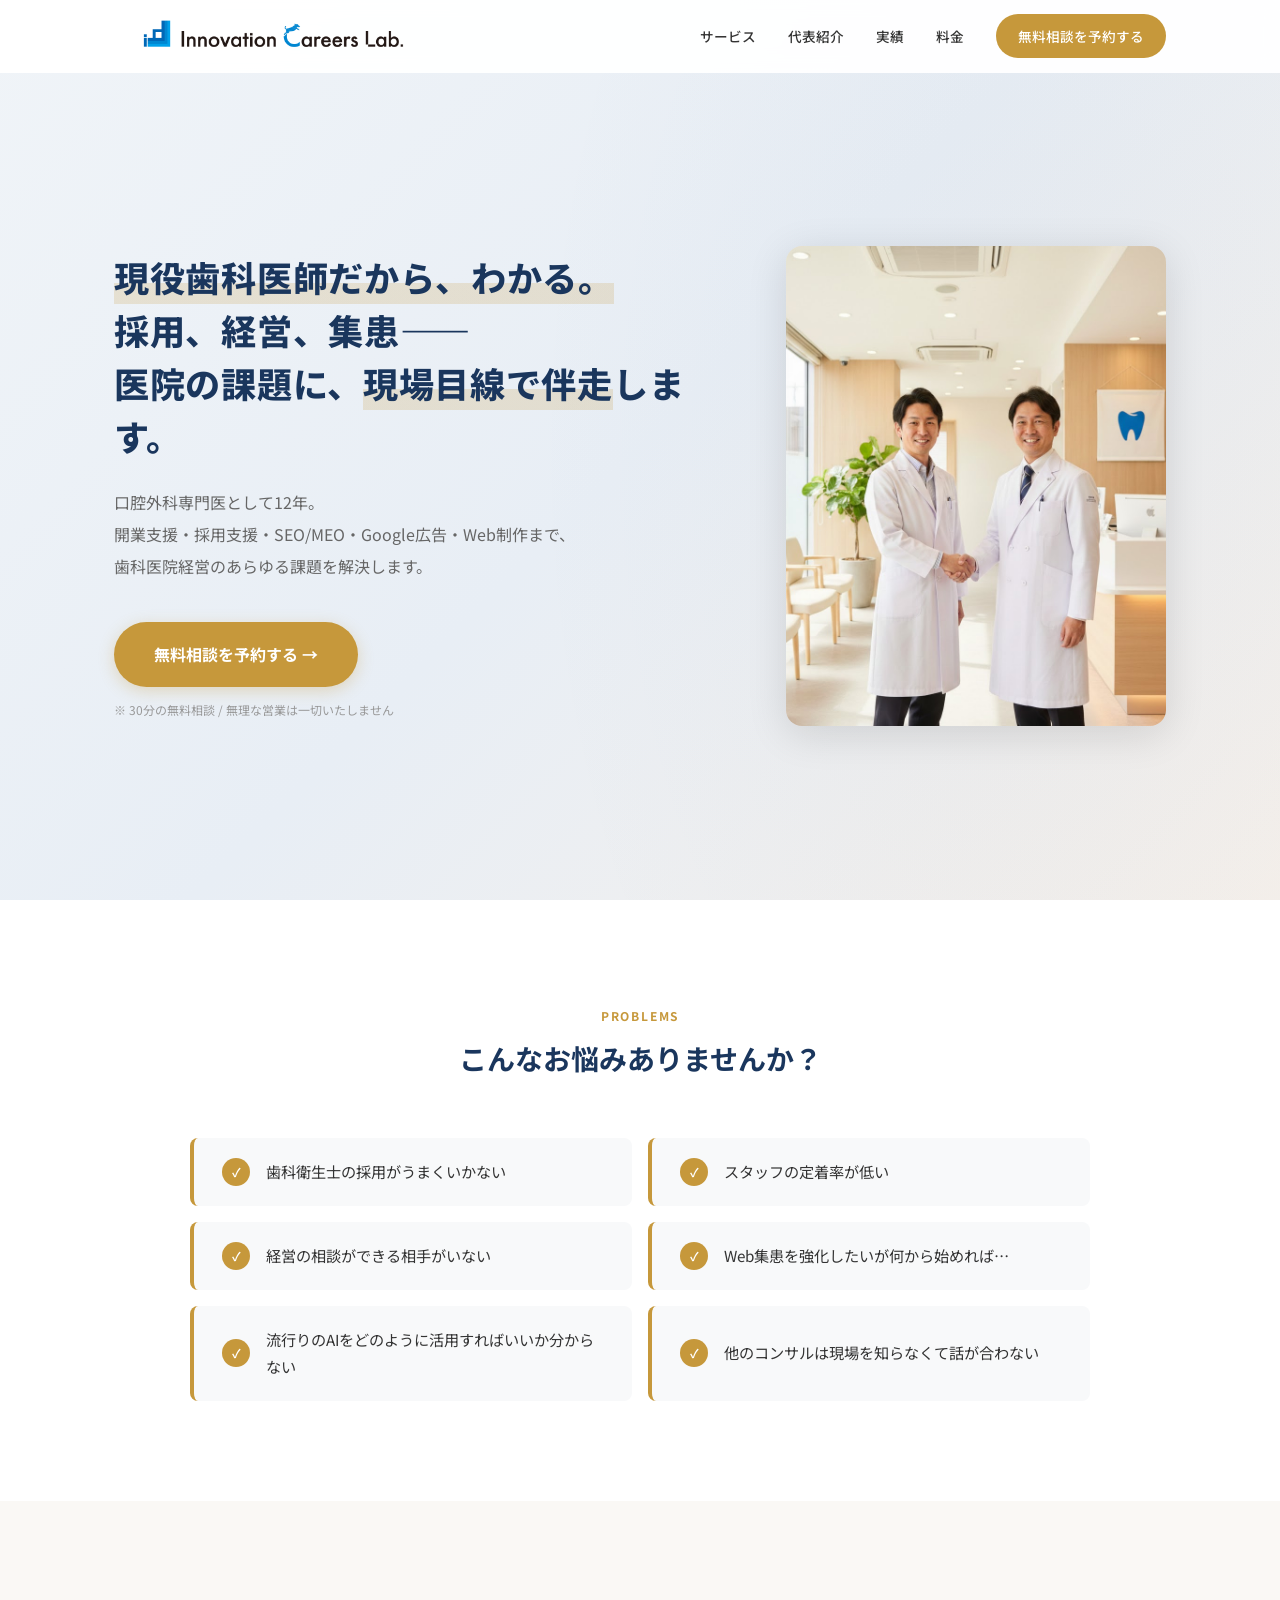
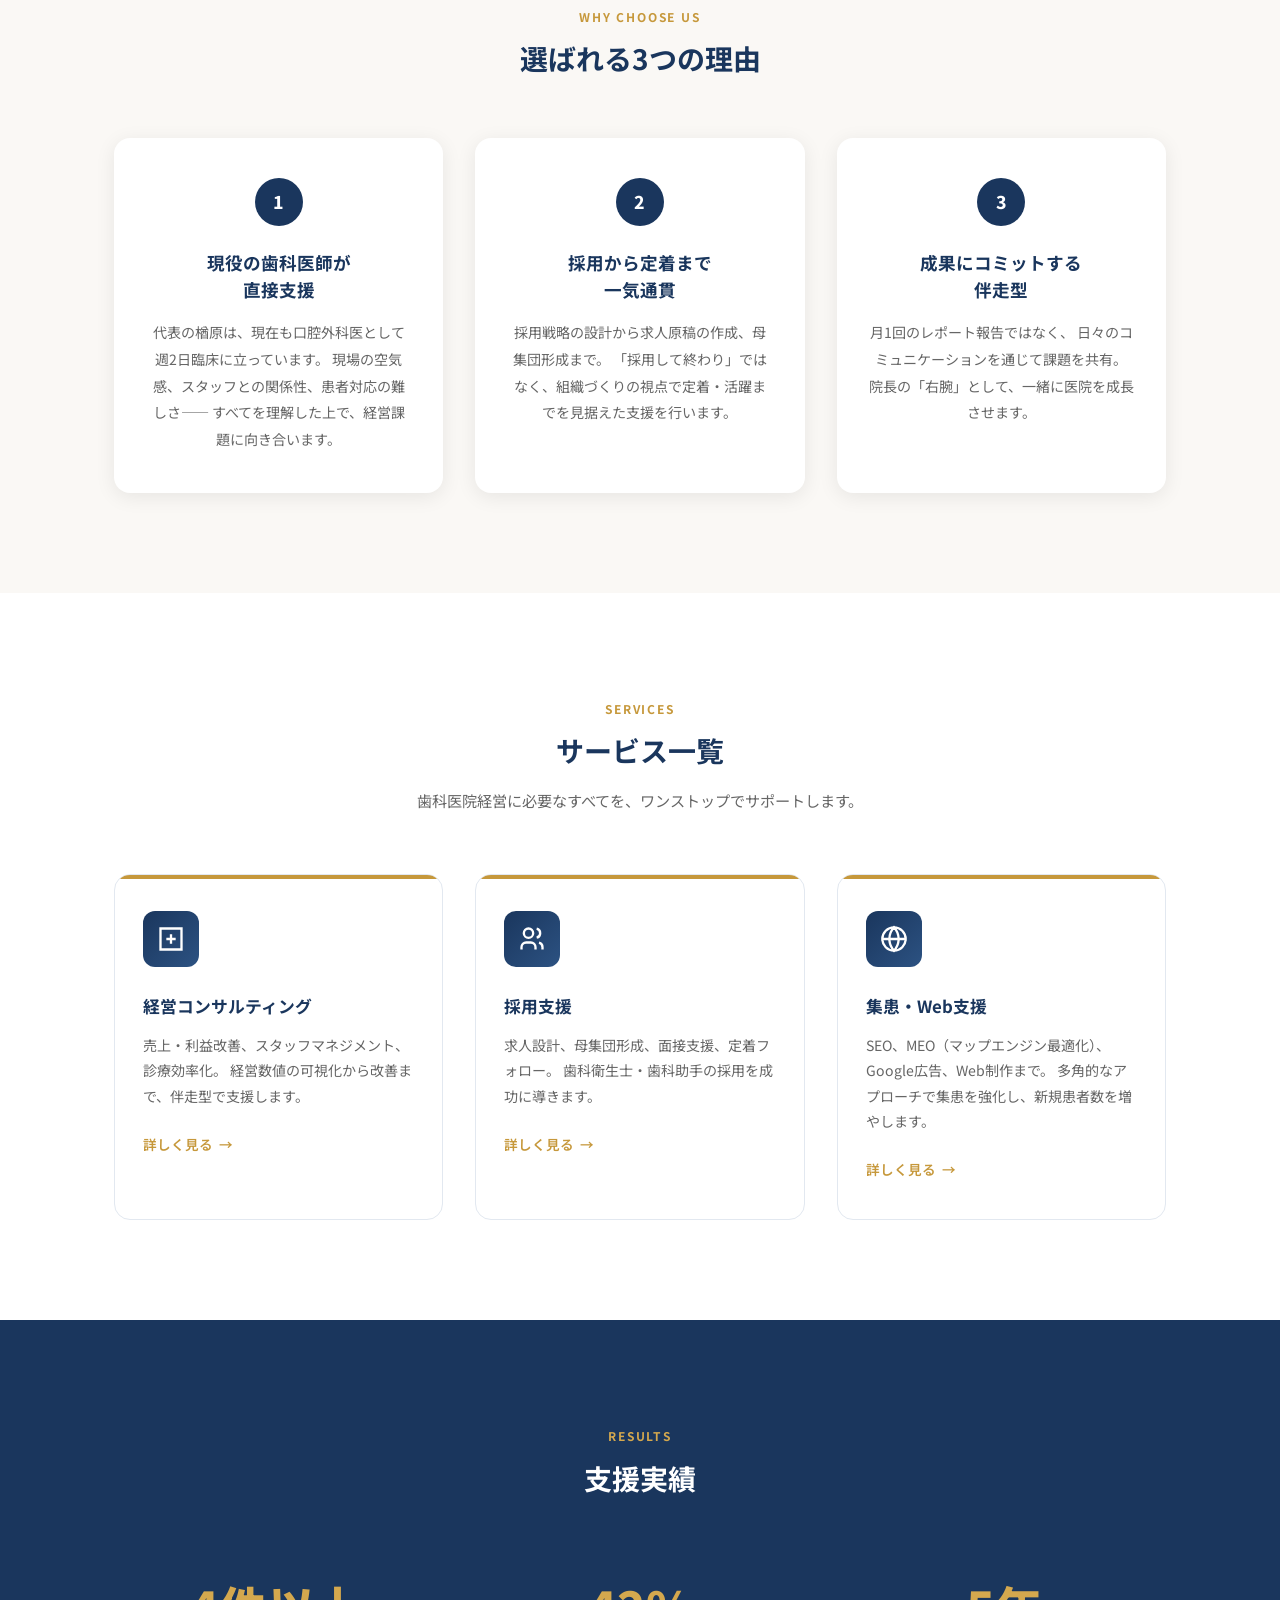
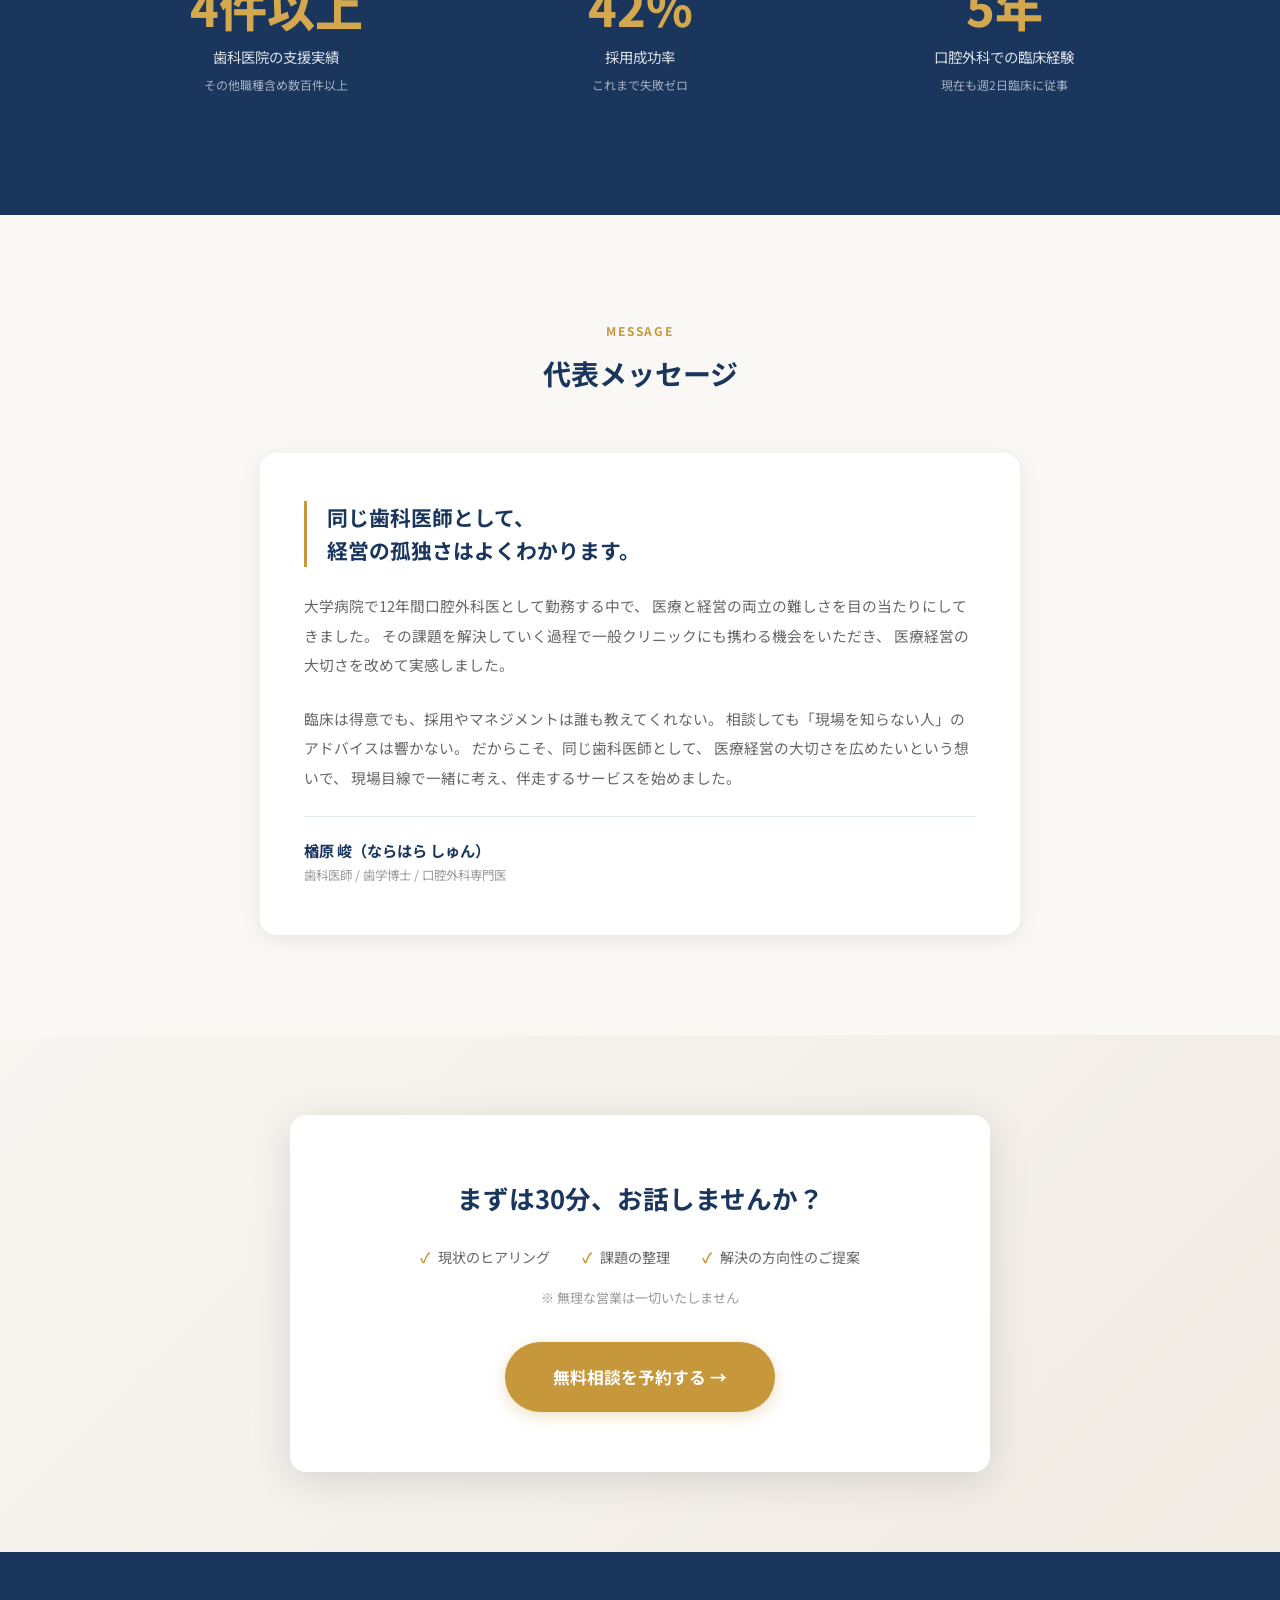
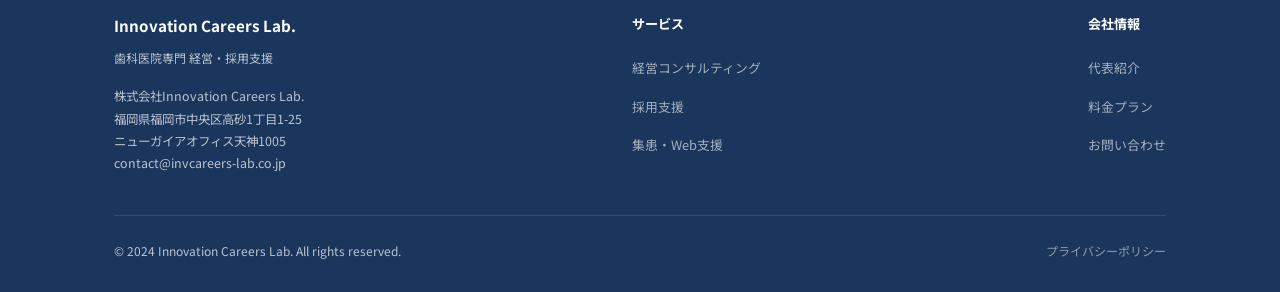
<file: website/index.html>
<!DOCTYPE html>
<html lang="ja">
<head>
  <meta charset="UTF-8">
  <meta name="viewport" content="width=device-width, initial-scale=1.0">
  <title>歯科医院専門の経営・採用コンサルティング | Innovation Careers Lab.</title>
  <meta name="description" content="現役歯科医師が、採用・経営・集患をトータル支援。歯科衛生士の採用、スタッフ定着、自費率向上など、歯科医院経営のあらゆる課題を解決します。">

  <!-- Google Fonts -->
  <link rel="preconnect" href="https://fonts.googleapis.com">
  <link rel="preconnect" href="https://fonts.gstatic.com" crossorigin>
  <link href="https://fonts.googleapis.com/css2?family=Noto+Sans+JP:wght@400;500;700;800&display=swap" rel="stylesheet">

  <!-- CSS -->
  <link rel="stylesheet" href="css/style.css">
</head>
<body>

  <!-- ==================== Header ==================== -->
  <header class="header">
    <div class="header-inner">
      <a href="index.html" class="header-logo">
        <img src="images/logo.png" alt="Innovation Careers Lab." class="header-logo-img">
      </a>
      <nav class="header-nav">
        <a href="#service">サービス</a>
        <a href="about.html">代表紹介</a>
        <a href="#results">実績</a>
        <a href="price.html">料金</a>
        <a href="#contact" class="header-cta">無料相談を予約する</a>
      </nav>
      <div class="hamburger">
        <span></span>
        <span></span>
        <span></span>
      </div>
    </div>
  </header>

  <!-- ==================== Hero ==================== -->
  <section class="hero">
    <div class="hero-inner">
      <div class="hero-content">
        <h1 class="hero-catch">
          <span>現役歯科医師だから、わかる。</span><br>
          採用、経営、集患&mdash;&mdash;<br>
          医院の課題に、<span>現場目線で伴走</span>します。
        </h1>
        <p class="hero-sub">
          口腔外科専門医として12年。<br>
          開業支援・採用支援・SEO/MEO・Google広告・Web制作まで、<br>
          歯科医院経営のあらゆる課題を解決します。
        </p>
        <a href="#contact" class="hero-cta">
          無料相談を予約する &rarr;
        </a>
        <span class="hero-cta-note">※ 30分の無料相談 / 無理な営業は一切いたしません</span>
      </div>
      <div class="hero-image">
        <div class="hero-image-wrapper">
          <img src="images/hero.jpg" alt="歯科医院の経営支援 - 現場目線で伴走します">
        </div>
      </div>
    </div>
  </section>

  <!-- ==================== Problems ==================== -->
  <section class="problems section" id="problems">
    <div class="container">
      <div class="section-header fade-in">
        <span class="section-label">Problems</span>
        <h2 class="section-title">こんなお悩みありませんか？</h2>
      </div>
      <div class="problems-list">
        <div class="problems-item fade-in">
          <span class="problems-item-icon">&#10003;</span>
          歯科衛生士の採用がうまくいかない
        </div>
        <div class="problems-item fade-in">
          <span class="problems-item-icon">&#10003;</span>
          スタッフの定着率が低い
        </div>
        <div class="problems-item fade-in">
          <span class="problems-item-icon">&#10003;</span>
          経営の相談ができる相手がいない
        </div>
        <div class="problems-item fade-in">
          <span class="problems-item-icon">&#10003;</span>
          Web集患を強化したいが何から始めれば&hellip;
        </div>
        <div class="problems-item fade-in">
          <span class="problems-item-icon">&#10003;</span>
          流行りのAIをどのように活用すればいいか分からない
        </div>
        <div class="problems-item fade-in">
          <span class="problems-item-icon">&#10003;</span>
          他のコンサルは現場を知らなくて話が合わない
        </div>
      </div>
    </div>
  </section>

  <!-- ==================== Reasons ==================== -->
  <section class="reasons section" id="reasons">
    <div class="container">
      <div class="section-header fade-in">
        <span class="section-label">Why Choose Us</span>
        <h2 class="section-title">選ばれる3つの理由</h2>
      </div>
      <div class="reasons-grid">
        <div class="reason-card fade-in">
          <div class="reason-number">1</div>
          <h3 class="reason-title">現役の歯科医師が<br>直接支援</h3>
          <p class="reason-text">
            代表の楢原は、現在も口腔外科医として週2日臨床に立っています。
            現場の空気感、スタッフとの関係性、患者対応の難しさ&mdash;&mdash;
            すべてを理解した上で、経営課題に向き合います。
          </p>
        </div>
        <div class="reason-card fade-in">
          <div class="reason-number">2</div>
          <h3 class="reason-title">採用から定着まで<br>一気通貫</h3>
          <p class="reason-text">
            採用戦略の設計から求人原稿の作成、母集団形成まで。
            「採用して終わり」ではなく、組織づくりの視点で定着・活躍までを見据えた支援を行います。
          </p>
        </div>
        <div class="reason-card fade-in">
          <div class="reason-number">3</div>
          <h3 class="reason-title">成果にコミットする<br>伴走型</h3>
          <p class="reason-text">
            月1回のレポート報告ではなく、
            日々のコミュニケーションを通じて課題を共有。
            院長の「右腕」として、一緒に医院を成長させます。
          </p>
        </div>
      </div>
    </div>
  </section>

  <!-- ==================== Services ==================== -->
  <section class="services section" id="service">
    <div class="container">
      <div class="section-header fade-in">
        <span class="section-label">Services</span>
        <h2 class="section-title">サービス一覧</h2>
        <p class="section-subtitle">歯科医院経営に必要なすべてを、ワンストップでサポートします。</p>
      </div>
      <div class="services-grid">
        <div class="service-card fade-in">
          <div class="service-icon">
            <svg width="28" height="28" viewBox="0 0 24 24" fill="none" stroke="#fff" stroke-width="2"><path d="M3 3h18v18H3z"/><path d="M12 8v8M8 12h8"/></svg>
          </div>
          <h3 class="service-name">経営コンサルティング</h3>
          <p class="service-desc">
            売上・利益改善、スタッフマネジメント、診療効率化。
            経営数値の可視化から改善まで、伴走型で支援します。
          </p>
          <a href="service-consulting.html" class="service-link">詳しく見る</a>
        </div>
        <div class="service-card fade-in">
          <div class="service-icon">
            <svg width="28" height="28" viewBox="0 0 24 24" fill="none" stroke="#fff" stroke-width="2"><circle cx="9" cy="7" r="4"/><path d="M3 21v-2a4 4 0 014-4h4a4 4 0 014 4v2"/><path d="M16 3.13a4 4 0 010 7.75M21 21v-2a4 4 0 00-3-3.87"/></svg>
          </div>
          <h3 class="service-name">採用支援</h3>
          <p class="service-desc">
            求人設計、母集団形成、面接支援、定着フォロー。
            歯科衛生士・歯科助手の採用を成功に導きます。
          </p>
          <a href="service-recruitment.html" class="service-link">詳しく見る</a>
        </div>
        <div class="service-card fade-in">
          <div class="service-icon">
            <svg width="28" height="28" viewBox="0 0 24 24" fill="none" stroke="#fff" stroke-width="2"><circle cx="12" cy="12" r="10"/><path d="M2 12h20M12 2a15.3 15.3 0 014 10 15.3 15.3 0 01-4 10 15.3 15.3 0 01-4-10A15.3 15.3 0 0112 2z"/></svg>
          </div>
          <h3 class="service-name">集患・Web支援</h3>
          <p class="service-desc">
            SEO、MEO（マップエンジン最適化）、Google広告、Web制作まで。
            多角的なアプローチで集患を強化し、新規患者数を増やします。
          </p>
          <a href="service-web.html" class="service-link">詳しく見る</a>
        </div>
      </div>
    </div>
  </section>

  <!-- ==================== Results ==================== -->
  <section class="results section" id="results">
    <div class="container">
      <div class="section-header fade-in">
        <span class="section-label">Results</span>
        <h2 class="section-title">支援実績</h2>
      </div>
      <div class="results-grid fade-in">
        <div class="result-item">
          <div class="result-number" data-count="10" data-suffix="件以上">0</div>
          <div class="result-label">歯科医院の支援実績</div>
          <div class="result-note">その他職種含め数百件以上</div>
        </div>
        <div class="result-item">
          <div class="result-number" data-count="100" data-suffix="%">0</div>
          <div class="result-label">採用成功率</div>
          <div class="result-note">これまで失敗ゼロ</div>
        </div>
        <div class="result-item">
          <div class="result-number" data-count="12" data-suffix="年">0</div>
          <div class="result-label">口腔外科での臨床経験</div>
          <div class="result-note">現在も週2日臨床に従事</div>
        </div>
      </div>
    </div>
  </section>

  <!-- ==================== Message ==================== -->
  <section class="message section" id="message">
    <div class="container">
      <div class="section-header fade-in">
        <span class="section-label">Message</span>
        <h2 class="section-title">代表メッセージ</h2>
      </div>
      <div class="message-inner fade-in">
        <div class="message-content">
          <p class="message-quote">
            同じ歯科医師として、<br>経営の孤独さはよくわかります。
          </p>
          <p class="message-text">
            大学病院で12年間口腔外科医として勤務する中で、
            医療と経営の両立の難しさを目の当たりにしてきました。
            その課題を解決していく過程で一般クリニックにも携わる機会をいただき、
            医療経営の大切さを改めて実感しました。
          </p>
          <p class="message-text">
            臨床は得意でも、採用やマネジメントは誰も教えてくれない。
            相談しても「現場を知らない人」のアドバイスは響かない。
            だからこそ、同じ歯科医師として、
            医療経営の大切さを広めたいという想いで、
            現場目線で一緒に考え、伴走するサービスを始めました。
          </p>
          <div class="message-profile">
            <div>
              <div class="message-profile-name">楢原 峻（ならはら しゅん）</div>
              <div class="message-profile-title">歯科医師 / 歯学博士 / 口腔外科専門医</div>
            </div>
          </div>
        </div>
      </div>
    </div>
  </section>

  <!-- ==================== CTA ==================== -->
  <section class="cta" id="contact">
    <div class="container">
      <div class="cta-box fade-in">
        <h2 class="cta-title">まずは30分、お話しませんか？</h2>
        <div class="cta-features">
          <span class="cta-feature">現状のヒアリング</span>
          <span class="cta-feature">課題の整理</span>
          <span class="cta-feature">解決の方向性のご提案</span>
        </div>
        <p class="cta-note">※ 無理な営業は一切いたしません</p>
        <a href="contact.html" class="cta-button">
          無料相談を予約する &rarr;
        </a>
      </div>
    </div>
  </section>

  <!-- ==================== Footer ==================== -->
  <footer class="footer">
    <div class="container">
      <div class="footer-inner">
        <div class="footer-brand">
          <div class="footer-brand-name">Innovation Careers Lab.</div>
          <div class="footer-brand-sub">歯科医院専門 経営・採用支援</div>
          <div class="footer-brand-info">
            株式会社Innovation Careers Lab.<br>
            福岡県福岡市中央区高砂1丁目1-25<br>
            ニューガイアオフィス天神1005<br>
            contact@invcareers-lab.co.jp
          </div>
        </div>
        <div class="footer-nav">
          <div class="footer-nav-title">サービス</div>
          <ul>
            <li><a href="service-consulting.html">経営コンサルティング</a></li>
            <li><a href="service-recruitment.html">採用支援</a></li>
            <li><a href="service-web.html">集患・Web支援</a></li>
          </ul>
        </div>
        <div class="footer-nav">
          <div class="footer-nav-title">会社情報</div>
          <ul>
            <li><a href="about.html">代表紹介</a></li>
            <li><a href="price.html">料金プラン</a></li>
            <li><a href="contact.html">お問い合わせ</a></li>
          </ul>
        </div>
      </div>
      <div class="footer-bottom">
        <span>&copy; 2024 Innovation Careers Lab. All rights reserved.</span>
        <a href="https://invcareers-lab.co.jp/privacy-policy/" target="_blank" rel="noopener">プライバシーポリシー</a>
      </div>
    </div>
  </footer>

  <!-- jQuery -->
  <script src="https://code.jquery.com/jquery-3.7.1.min.js"></script>
  <script src="js/main.js"></script>
</body>
</html>
</file>
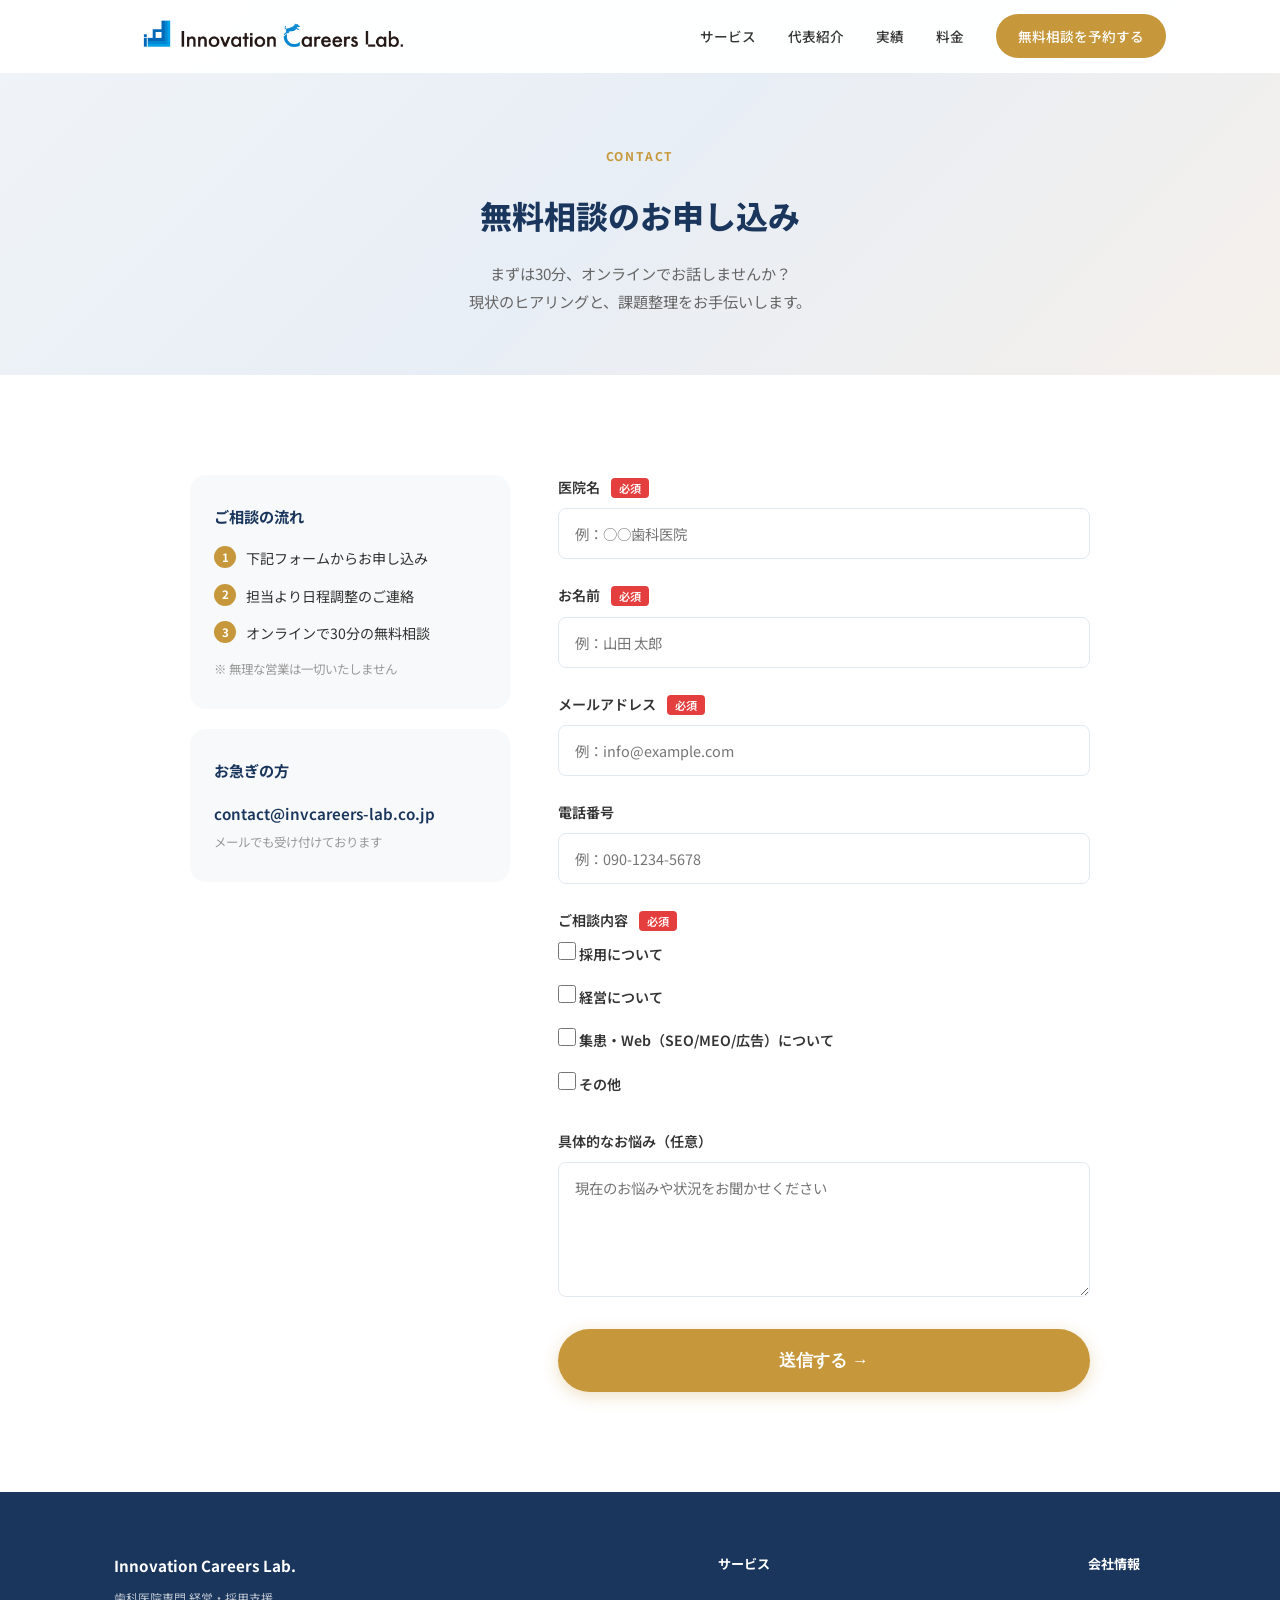
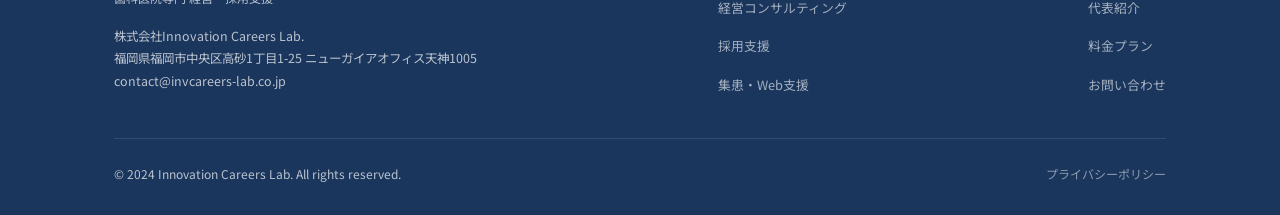
<file: website/contact.html>
<!DOCTYPE html>
<html lang="ja">
<head>
  <meta charset="UTF-8">
  <meta name="viewport" content="width=device-width, initial-scale=1.0">
  <title>無料相談のお申し込み | Innovation Careers Lab.</title>
  <meta name="description" content="歯科医院の経営・採用・集患に関する無料相談のお申し込みページ。まずは30分、お話しませんか？">
  <link rel="preconnect" href="https://fonts.googleapis.com">
  <link rel="preconnect" href="https://fonts.gstatic.com" crossorigin>
  <link href="https://fonts.googleapis.com/css2?family=Noto+Sans+JP:wght@400;500;700;800&display=swap" rel="stylesheet">
  <link rel="stylesheet" href="css/style.css">
  <link rel="stylesheet" href="css/pages.css">
</head>
<body>

  <header class="header">
    <div class="header-inner">
      <a href="index.html" class="header-logo">
        <img src="images/logo.png" alt="Innovation Careers Lab." class="header-logo-img">
      </a>
      <nav class="header-nav">
        <a href="index.html#service">サービス</a>
        <a href="about.html">代表紹介</a>
        <a href="index.html#results">実績</a>
        <a href="price.html">料金</a>
        <a href="contact.html" class="header-cta">無料相談を予約する</a>
      </nav>
      <div class="hamburger"><span></span><span></span><span></span></div>
    </div>
  </header>

  <section class="page-hero">
    <div class="container">
      <span class="section-label">Contact</span>
      <h1 class="page-hero-title">無料相談のお申し込み</h1>
      <p class="page-hero-sub">まずは30分、オンラインでお話しませんか？<br>現状のヒアリングと、課題整理をお手伝いします。</p>
    </div>
  </section>

  <section class="section">
    <div class="container">
      <div class="contact-wrapper fade-in">
        <div class="contact-info">
          <div class="contact-info-card">
            <h3>ご相談の流れ</h3>
            <ol class="contact-flow">
              <li>下記フォームからお申し込み</li>
              <li>担当より日程調整のご連絡</li>
              <li>オンラインで30分の無料相談</li>
            </ol>
            <p class="contact-info-note">※ 無理な営業は一切いたしません</p>
          </div>
          <div class="contact-info-card">
            <h3>お急ぎの方</h3>
            <p class="contact-email">contact@invcareers-lab.co.jp</p>
            <p class="contact-info-sub">メールでも受け付けております</p>
          </div>
        </div>

        <form class="contact-form" id="contactForm">
          <div class="form-group">
            <label for="clinic">医院名 <span class="required">必須</span></label>
            <input type="text" id="clinic" name="clinic" required placeholder="例：○○歯科医院">
          </div>
          <div class="form-group">
            <label for="name">お名前 <span class="required">必須</span></label>
            <input type="text" id="name" name="name" required placeholder="例：山田 太郎">
          </div>
          <div class="form-group">
            <label for="email">メールアドレス <span class="required">必須</span></label>
            <input type="email" id="email" name="email" required placeholder="例：info@example.com">
          </div>
          <div class="form-group">
            <label for="phone">電話番号</label>
            <input type="tel" id="phone" name="phone" placeholder="例：090-1234-5678">
          </div>
          <div class="form-group">
            <label>ご相談内容 <span class="required">必須</span></label>
            <div class="checkbox-group">
              <label class="checkbox-label">
                <input type="checkbox" name="topic" value="採用">
                <span>採用について</span>
              </label>
              <label class="checkbox-label">
                <input type="checkbox" name="topic" value="経営">
                <span>経営について</span>
              </label>
              <label class="checkbox-label">
                <input type="checkbox" name="topic" value="集患・Web">
                <span>集患・Web（SEO/MEO/広告）について</span>
              </label>
              <label class="checkbox-label">
                <input type="checkbox" name="topic" value="その他">
                <span>その他</span>
              </label>
            </div>
          </div>
          <div class="form-group">
            <label for="message">具体的なお悩み（任意）</label>
            <textarea id="message" name="message" rows="5" placeholder="現在のお悩みや状況をお聞かせください"></textarea>
          </div>
          <button type="submit" class="cta-button" style="width: 100%; justify-content: center;">送信する &rarr;</button>
        </form>
      </div>
    </div>
  </section>

  <footer class="footer">
    <div class="container">
      <div class="footer-inner">
        <div class="footer-brand">
          <div class="footer-brand-name">Innovation Careers Lab.</div>
          <div class="footer-brand-sub">歯科医院専門 経営・採用支援</div>
          <div class="footer-brand-info">株式会社Innovation Careers Lab.<br>福岡県福岡市中央区高砂1丁目1-25 ニューガイアオフィス天神1005<br>contact@invcareers-lab.co.jp</div>
        </div>
        <div class="footer-nav">
          <div class="footer-nav-title">サービス</div>
          <ul>
            <li><a href="service-consulting.html">経営コンサルティング</a></li>
            <li><a href="service-recruitment.html">採用支援</a></li>
            <li><a href="service-web.html">集患・Web支援</a></li>
          </ul>
        </div>
        <div class="footer-nav">
          <div class="footer-nav-title">会社情報</div>
          <ul>
            <li><a href="about.html">代表紹介</a></li>
            <li><a href="price.html">料金プラン</a></li>
            <li><a href="contact.html">お問い合わせ</a></li>
          </ul>
        </div>
      </div>
      <div class="footer-bottom">
        <span>&copy; 2024 Innovation Careers Lab. All rights reserved.</span>
        <a href="https://invcareers-lab.co.jp/privacy-policy/" target="_blank" rel="noopener">プライバシーポリシー</a>
      </div>
    </div>
  </footer>

  <script src="https://code.jquery.com/jquery-3.7.1.min.js"></script>
  <script src="js/main.js"></script>
</body>
</html>
</file>
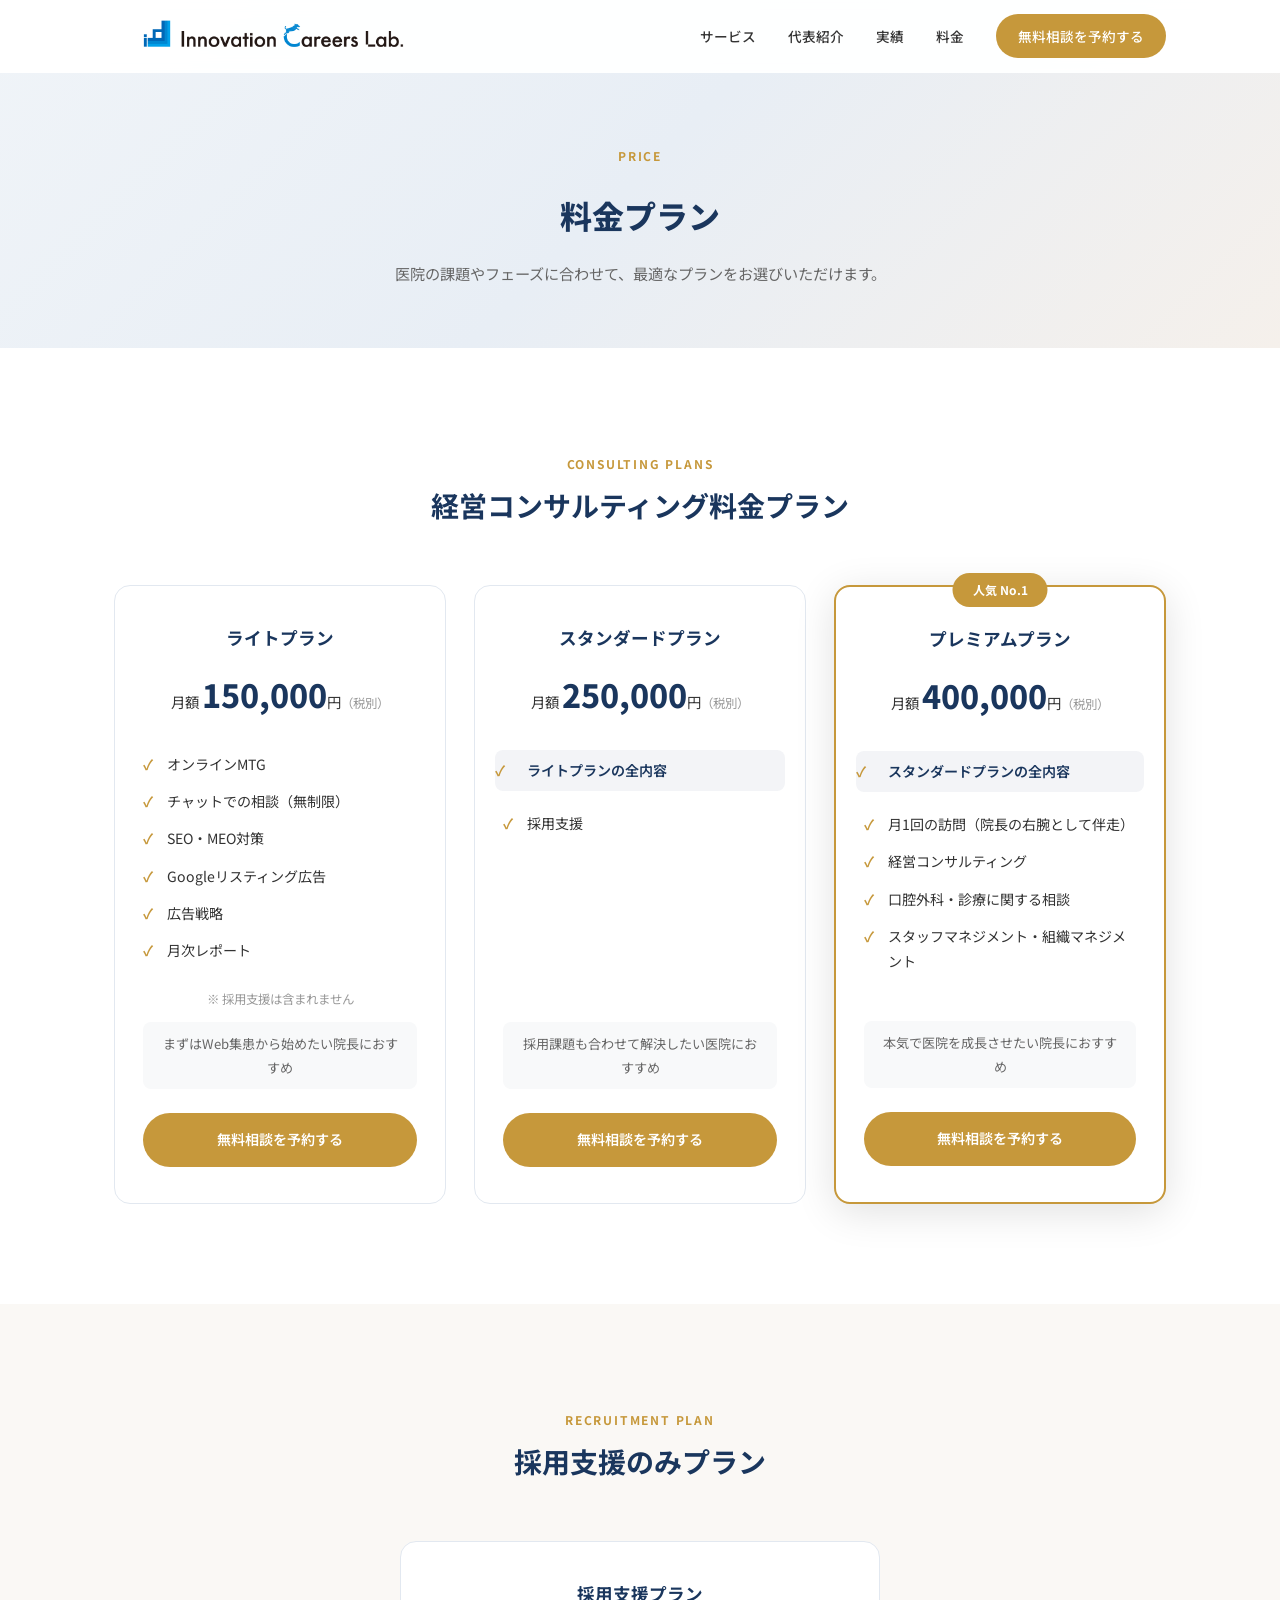
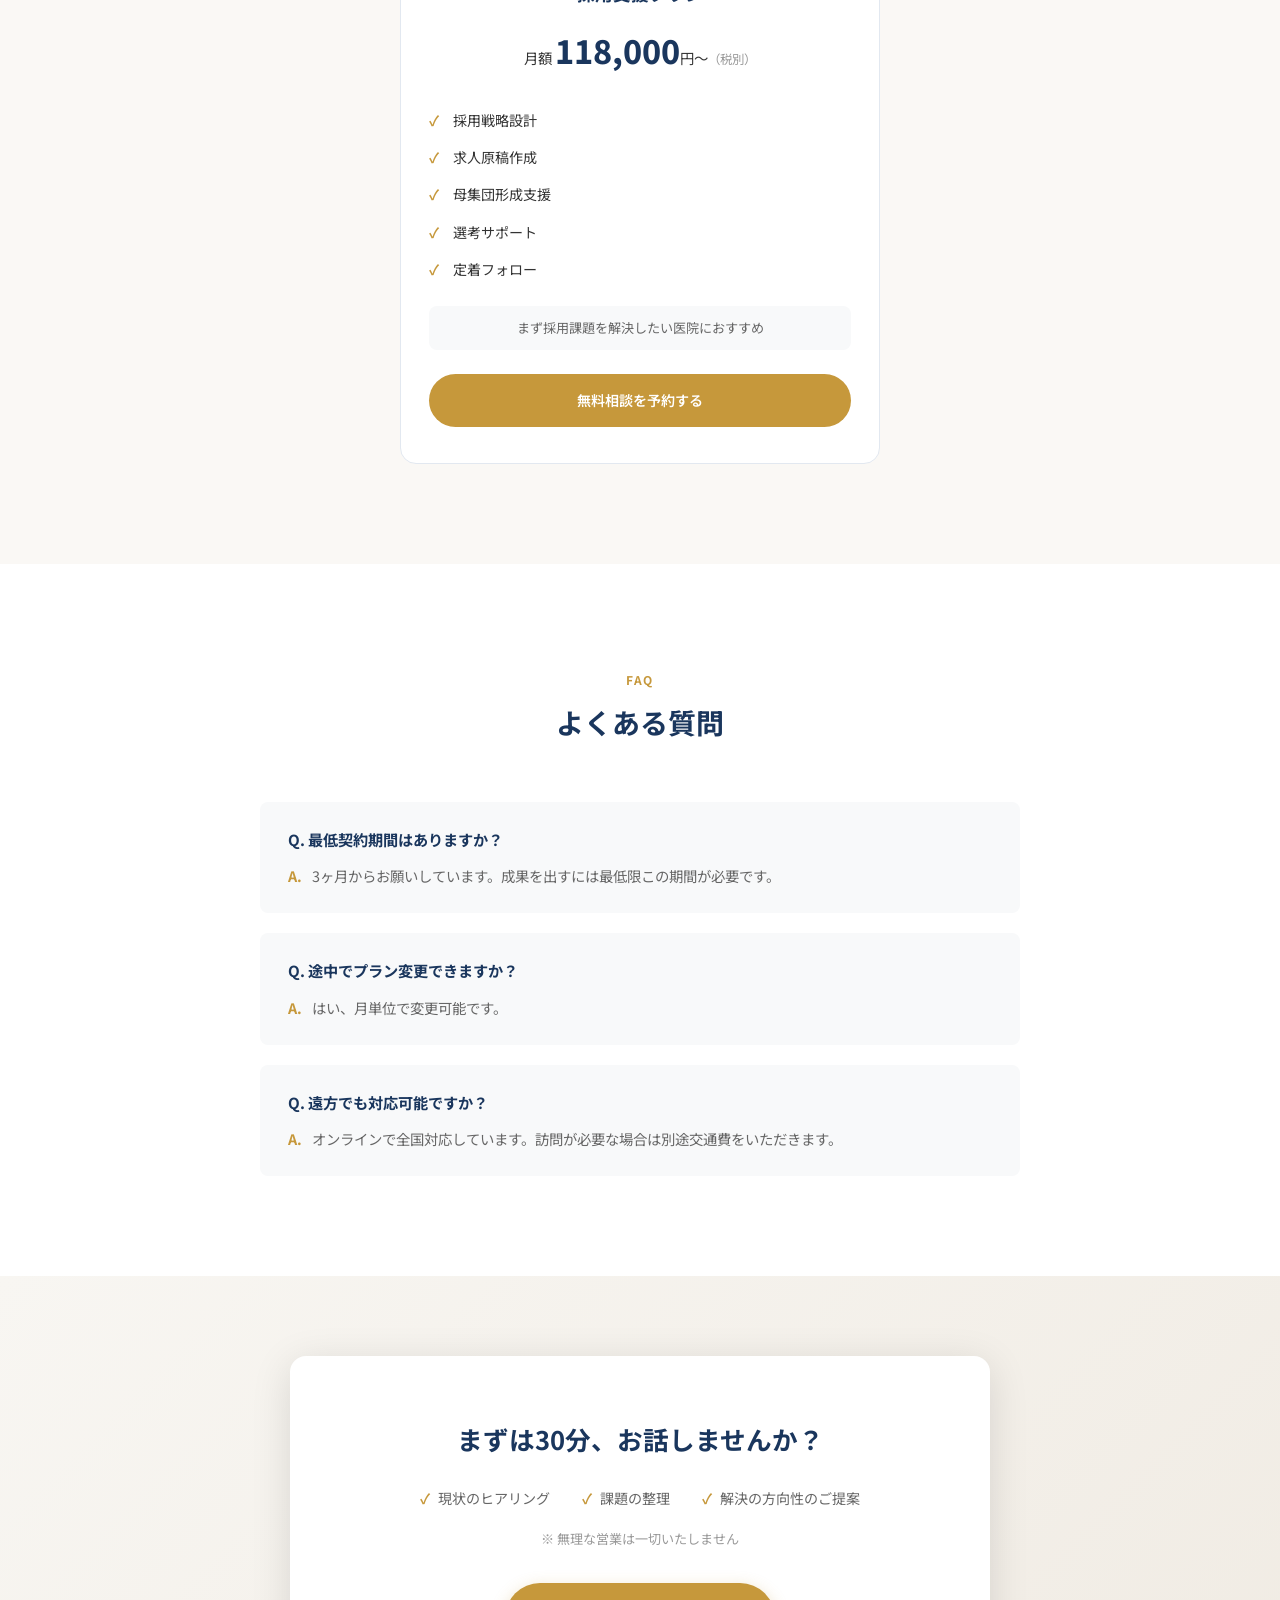
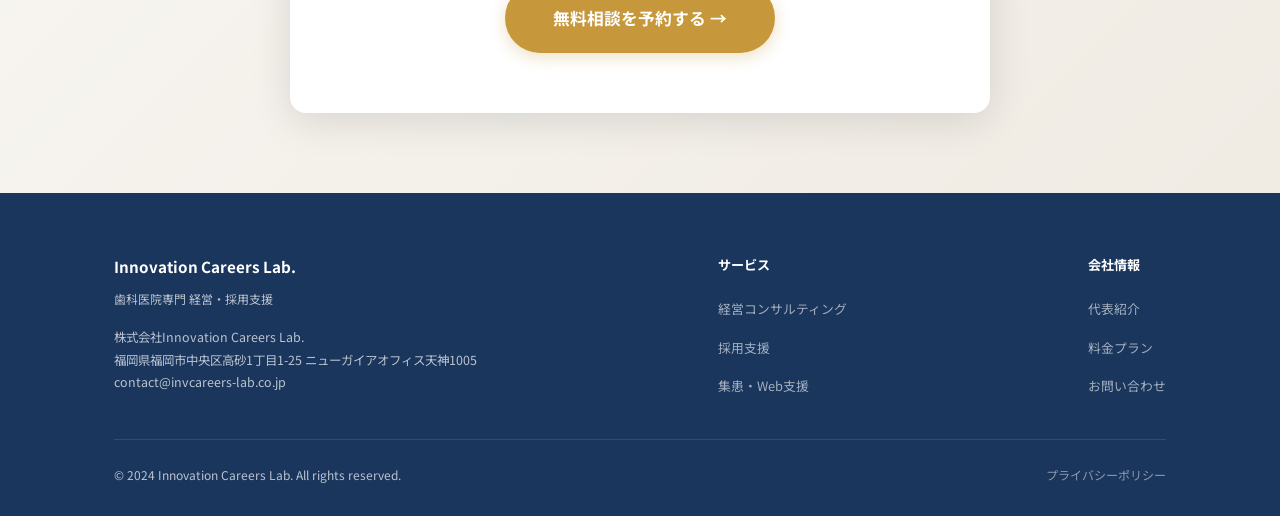
<file: website/price.html>
<!DOCTYPE html>
<html lang="ja">
<head>
  <meta charset="UTF-8">
  <meta name="viewport" content="width=device-width, initial-scale=1.0">
  <title>料金プラン | Innovation Careers Lab.</title>
  <meta name="description" content="歯科医院専門の経営コンサルティング・採用支援の料金プラン。ライトプラン月額15万円から。">
  <link rel="preconnect" href="https://fonts.googleapis.com">
  <link rel="preconnect" href="https://fonts.gstatic.com" crossorigin>
  <link href="https://fonts.googleapis.com/css2?family=Noto+Sans+JP:wght@400;500;700;800&display=swap" rel="stylesheet">
  <link rel="stylesheet" href="css/style.css">
  <link rel="stylesheet" href="css/pages.css">
</head>
<body>

  <header class="header">
    <div class="header-inner">
      <a href="index.html" class="header-logo">
        <img src="images/logo.png" alt="Innovation Careers Lab." class="header-logo-img">
      </a>
      <nav class="header-nav">
        <a href="index.html#service">サービス</a>
        <a href="about.html">代表紹介</a>
        <a href="index.html#results">実績</a>
        <a href="price.html">料金</a>
        <a href="contact.html" class="header-cta">無料相談を予約する</a>
      </nav>
      <div class="hamburger"><span></span><span></span><span></span></div>
    </div>
  </header>

  <section class="page-hero">
    <div class="container">
      <span class="section-label">Price</span>
      <h1 class="page-hero-title">料金プラン</h1>
      <p class="page-hero-sub">医院の課題やフェーズに合わせて、最適なプランをお選びいただけます。</p>
    </div>
  </section>

  <!-- コンサルプラン -->
  <section class="section">
    <div class="container">
      <div class="section-header fade-in">
        <span class="section-label">Consulting Plans</span>
        <h2 class="section-title">経営コンサルティング料金プラン</h2>
      </div>
      <div class="pricing-grid fade-in">

        <div class="pricing-card">
          <div class="pricing-header">
            <h3 class="pricing-name">ライトプラン</h3>
            <div class="pricing-price">月額 <strong>150,000</strong>円<small>（税別）</small></div>
          </div>
          <ul class="pricing-features">
            <li>オンラインMTG</li>
            <li>チャットでの相談（無制限）</li>
            <li>SEO・MEO対策</li>
            <li>Googleリスティング広告</li>
            <li>広告戦略</li>
            <li>月次レポート</li>
          </ul>
          <p class="pricing-note">※ 採用支援は含まれません</p>
          <p class="pricing-recommend">まずはWeb集患から始めたい院長におすすめ</p>
          <a href="contact.html" class="btn-primary">無料相談を予約する</a>
        </div>

        <div class="pricing-card">
          <div class="pricing-header">
            <h3 class="pricing-name">スタンダードプラン</h3>
            <div class="pricing-price">月額 <strong>250,000</strong>円<small>（税別）</small></div>
          </div>
          <ul class="pricing-features">
            <li class="pricing-includes">ライトプランの全内容</li>
            <li>採用支援</li>
          </ul>
          <p class="pricing-recommend">採用課題も合わせて解決したい医院におすすめ</p>
          <a href="contact.html" class="btn-primary">無料相談を予約する</a>
        </div>

        <div class="pricing-card is-popular">
          <div class="pricing-badge">人気 No.1</div>
          <div class="pricing-header">
            <h3 class="pricing-name">プレミアムプラン</h3>
            <div class="pricing-price">月額 <strong>400,000</strong>円<small>（税別）</small></div>
          </div>
          <ul class="pricing-features">
            <li class="pricing-includes">スタンダードプランの全内容</li>
            <li>月1回の訪問（院長の右腕として伴走）</li>
            <li>経営コンサルティング</li>
            <li>口腔外科・診療に関する相談</li>
            <li>スタッフマネジメント・組織マネジメント</li>
          </ul>
          <p class="pricing-recommend">本気で医院を成長させたい院長におすすめ</p>
          <a href="contact.html" class="btn-primary">無料相談を予約する</a>
        </div>

      </div>
    </div>
  </section>

  <!-- 採用支援のみ -->
  <section class="section" style="background: var(--bg-warm);">
    <div class="container">
      <div class="section-header fade-in">
        <span class="section-label">Recruitment Plan</span>
        <h2 class="section-title">採用支援のみプラン</h2>
      </div>
      <div class="pricing-single fade-in">
        <div class="pricing-card" style="max-width: 480px; margin: 0 auto;">
          <div class="pricing-header">
            <h3 class="pricing-name">採用支援プラン</h3>
            <div class="pricing-price">月額 <strong>118,000</strong>円〜<small>（税別）</small></div>
          </div>
          <ul class="pricing-features">
            <li>採用戦略設計</li>
            <li>求人原稿作成</li>
            <li>母集団形成支援</li>
            <li>選考サポート</li>
            <li>定着フォロー</li>
          </ul>
          <p class="pricing-recommend">まず採用課題を解決したい医院におすすめ</p>
          <a href="contact.html" class="btn-primary">無料相談を予約する</a>
        </div>
      </div>
    </div>
  </section>

  <!-- FAQ -->
  <section class="section">
    <div class="container">
      <div class="section-header fade-in">
        <span class="section-label">FAQ</span>
        <h2 class="section-title">よくある質問</h2>
      </div>
      <div class="faq-list fade-in">
        <div class="faq-item">
          <h3 class="faq-q">Q. 最低契約期間はありますか？</h3>
          <p class="faq-a">3ヶ月からお願いしています。成果を出すには最低限この期間が必要です。</p>
        </div>
        <div class="faq-item">
          <h3 class="faq-q">Q. 途中でプラン変更できますか？</h3>
          <p class="faq-a">はい、月単位で変更可能です。</p>
        </div>
        <div class="faq-item">
          <h3 class="faq-q">Q. 遠方でも対応可能ですか？</h3>
          <p class="faq-a">オンラインで全国対応しています。訪問が必要な場合は別途交通費をいただきます。</p>
        </div>
      </div>
    </div>
  </section>

  <section class="cta">
    <div class="container">
      <div class="cta-box fade-in">
        <h2 class="cta-title">まずは30分、お話しませんか？</h2>
        <div class="cta-features">
          <span class="cta-feature">現状のヒアリング</span>
          <span class="cta-feature">課題の整理</span>
          <span class="cta-feature">解決の方向性のご提案</span>
        </div>
        <p class="cta-note">※ 無理な営業は一切いたしません</p>
        <a href="contact.html" class="cta-button">無料相談を予約する &rarr;</a>
      </div>
    </div>
  </section>

  <footer class="footer">
    <div class="container">
      <div class="footer-inner">
        <div class="footer-brand">
          <div class="footer-brand-name">Innovation Careers Lab.</div>
          <div class="footer-brand-sub">歯科医院専門 経営・採用支援</div>
          <div class="footer-brand-info">株式会社Innovation Careers Lab.<br>福岡県福岡市中央区高砂1丁目1-25 ニューガイアオフィス天神1005<br>contact@invcareers-lab.co.jp</div>
        </div>
        <div class="footer-nav">
          <div class="footer-nav-title">サービス</div>
          <ul>
            <li><a href="service-consulting.html">経営コンサルティング</a></li>
            <li><a href="service-recruitment.html">採用支援</a></li>
            <li><a href="service-web.html">集患・Web支援</a></li>
          </ul>
        </div>
        <div class="footer-nav">
          <div class="footer-nav-title">会社情報</div>
          <ul>
            <li><a href="about.html">代表紹介</a></li>
            <li><a href="price.html">料金プラン</a></li>
            <li><a href="contact.html">お問い合わせ</a></li>
          </ul>
        </div>
      </div>
      <div class="footer-bottom">
        <span>&copy; 2024 Innovation Careers Lab. All rights reserved.</span>
        <a href="https://invcareers-lab.co.jp/privacy-policy/" target="_blank" rel="noopener">プライバシーポリシー</a>
      </div>
    </div>
  </footer>

  <script src="https://code.jquery.com/jquery-3.7.1.min.js"></script>
  <script src="js/main.js"></script>
</body>
</html>
</file>
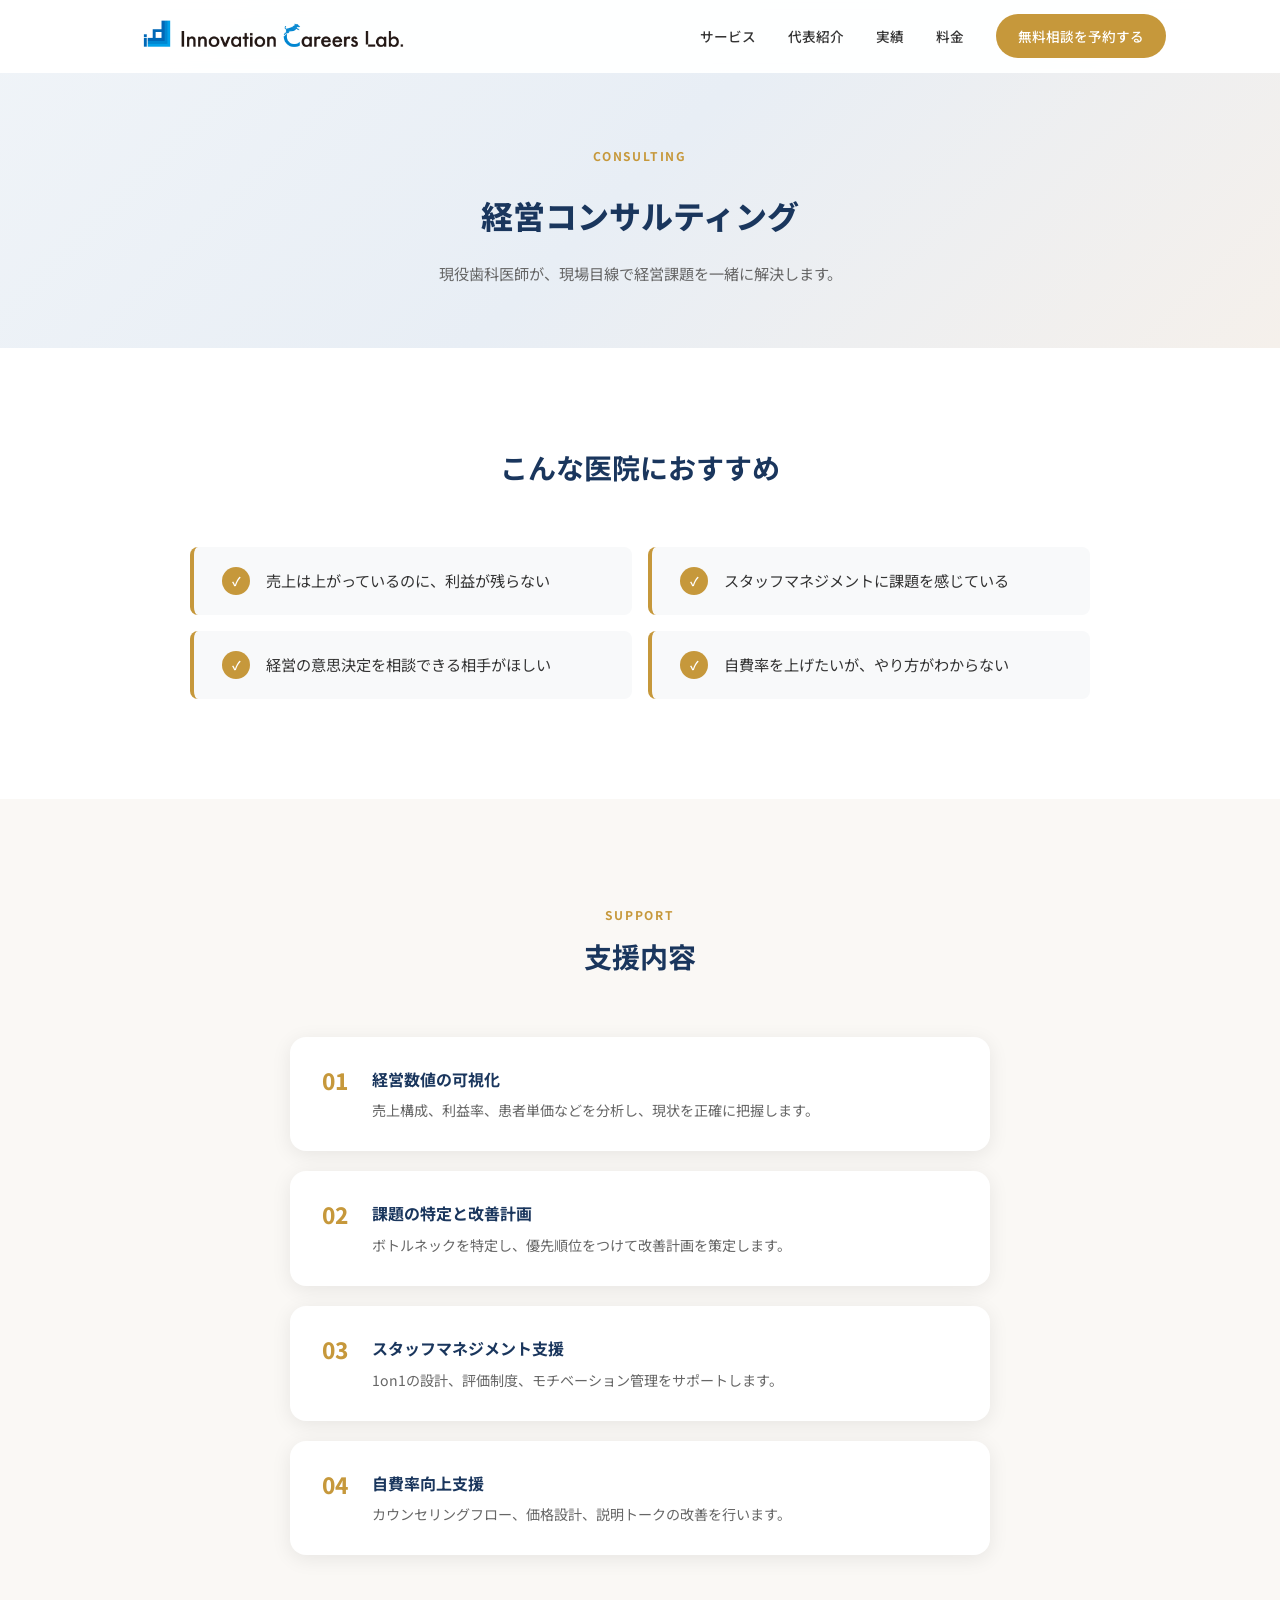
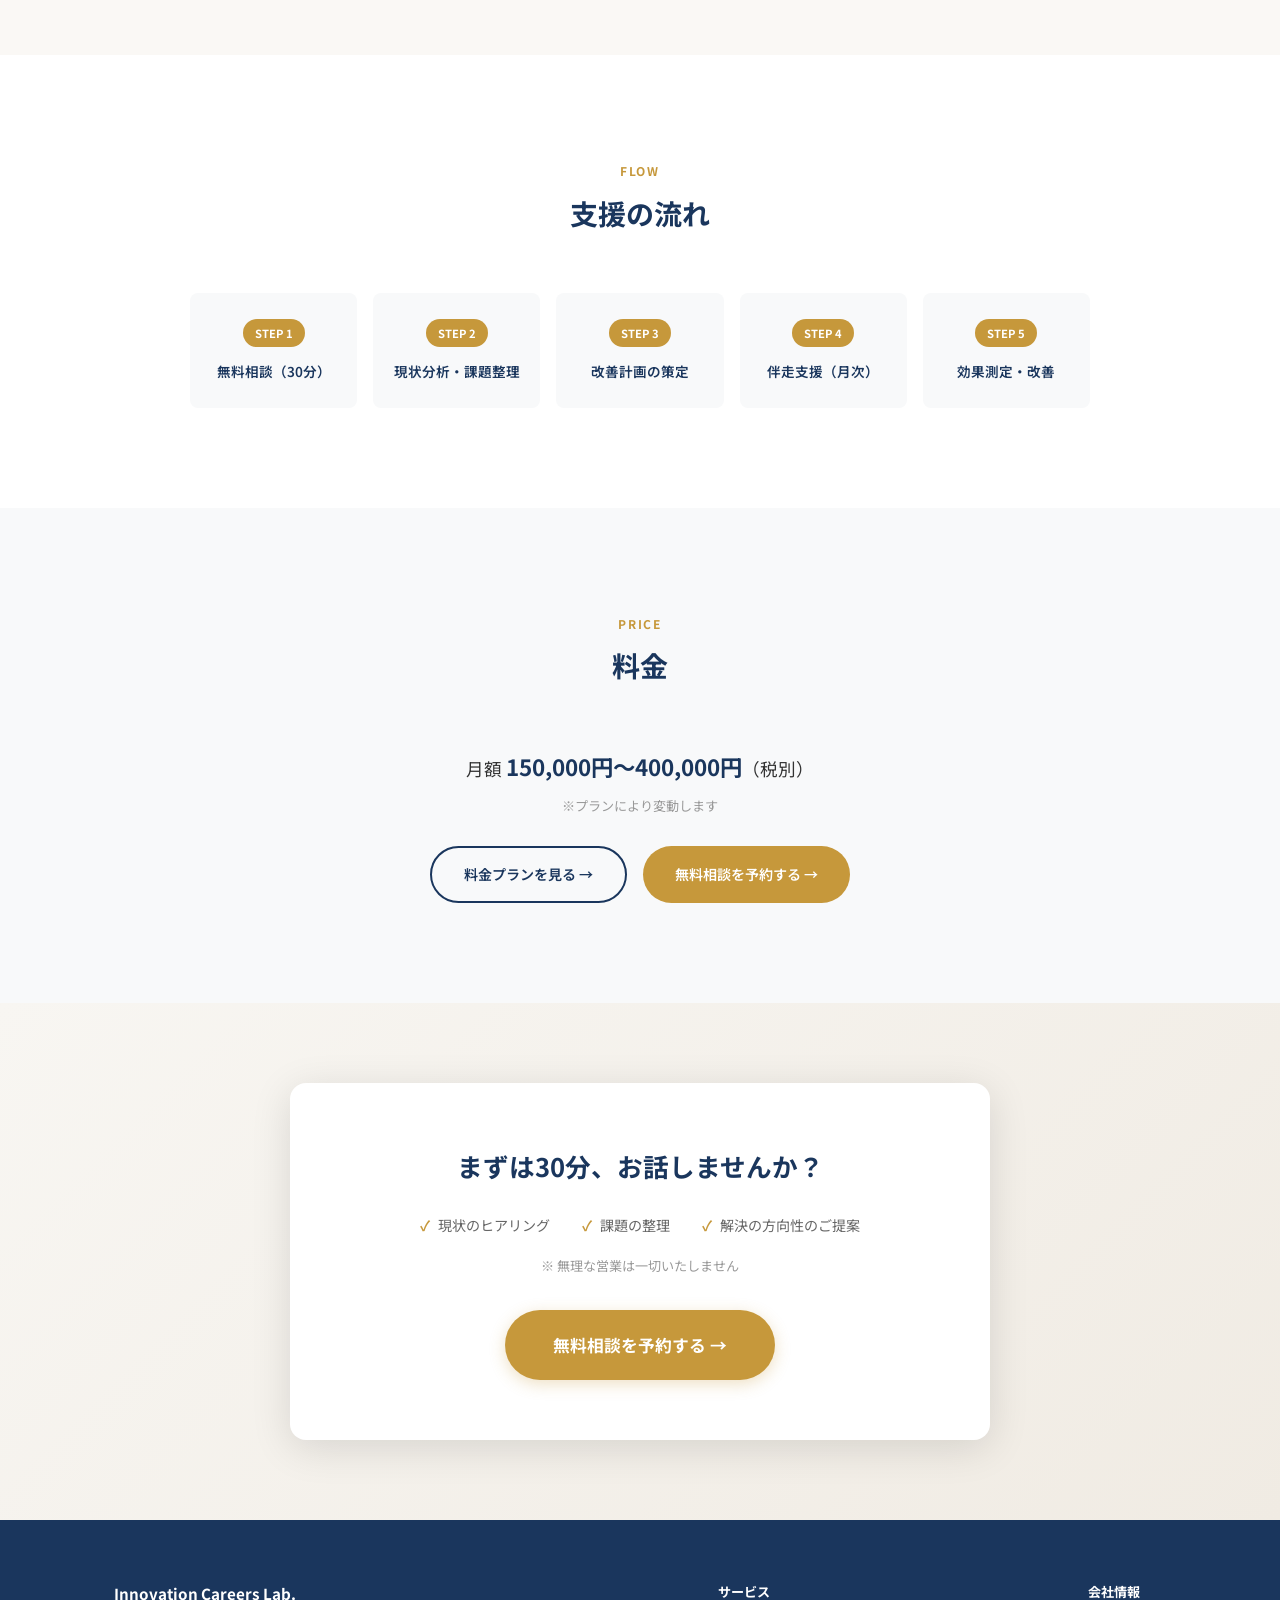
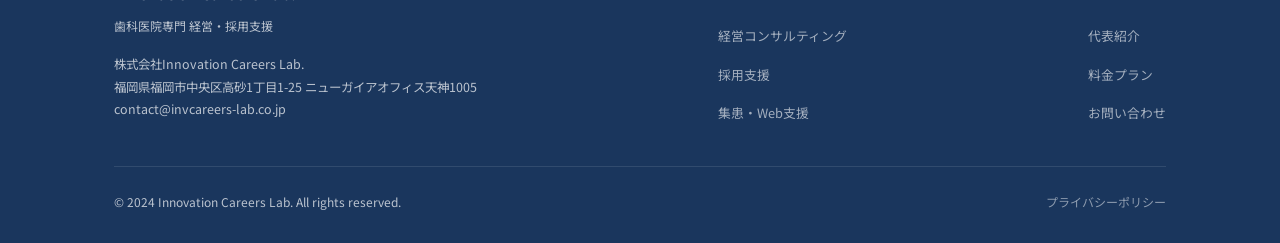
<file: website/service-consulting.html>
<!DOCTYPE html>
<html lang="ja">
<head>
  <meta charset="UTF-8">
  <meta name="viewport" content="width=device-width, initial-scale=1.0">
  <title>経営コンサルティング | 歯科医院専門 | Innovation Careers Lab.</title>
  <meta name="description" content="売上・利益改善、スタッフマネジメント、自費率向上。現役の歯科医師が、現場目線で経営課題を一緒に解決します。">
  <link rel="preconnect" href="https://fonts.googleapis.com">
  <link rel="preconnect" href="https://fonts.gstatic.com" crossorigin>
  <link href="https://fonts.googleapis.com/css2?family=Noto+Sans+JP:wght@400;500;700;800&display=swap" rel="stylesheet">
  <link rel="stylesheet" href="css/style.css">
  <link rel="stylesheet" href="css/pages.css">
</head>
<body>

  <header class="header">
    <div class="header-inner">
      <a href="index.html" class="header-logo">
        <img src="images/logo.png" alt="Innovation Careers Lab." class="header-logo-img">
      </a>
      <nav class="header-nav">
        <a href="index.html#service">サービス</a>
        <a href="about.html">代表紹介</a>
        <a href="index.html#results">実績</a>
        <a href="price.html">料金</a>
        <a href="contact.html" class="header-cta">無料相談を予約する</a>
      </nav>
      <div class="hamburger"><span></span><span></span><span></span></div>
    </div>
  </header>

  <section class="page-hero">
    <div class="container">
      <span class="section-label">Consulting</span>
      <h1 class="page-hero-title">経営コンサルティング</h1>
      <p class="page-hero-sub">現役歯科医師が、現場目線で経営課題を一緒に解決します。</p>
    </div>
  </section>

  <!-- こんな医院におすすめ -->
  <section class="section">
    <div class="container">
      <div class="section-header fade-in">
        <h2 class="section-title">こんな医院におすすめ</h2>
      </div>
      <div class="problems-list">
        <div class="problems-item fade-in">
          <span class="problems-item-icon">&#10003;</span>
          売上は上がっているのに、利益が残らない
        </div>
        <div class="problems-item fade-in">
          <span class="problems-item-icon">&#10003;</span>
          スタッフマネジメントに課題を感じている
        </div>
        <div class="problems-item fade-in">
          <span class="problems-item-icon">&#10003;</span>
          経営の意思決定を相談できる相手がほしい
        </div>
        <div class="problems-item fade-in">
          <span class="problems-item-icon">&#10003;</span>
          自費率を上げたいが、やり方がわからない
        </div>
      </div>
    </div>
  </section>

  <!-- 支援内容 -->
  <section class="section" style="background: var(--bg-warm);">
    <div class="container">
      <div class="section-header fade-in">
        <span class="section-label">Support</span>
        <h2 class="section-title">支援内容</h2>
      </div>
      <div class="step-list fade-in">
        <div class="step-item">
          <div class="step-number">01</div>
          <div class="step-content">
            <h3>経営数値の可視化</h3>
            <p>売上構成、利益率、患者単価などを分析し、現状を正確に把握します。</p>
          </div>
        </div>
        <div class="step-item">
          <div class="step-number">02</div>
          <div class="step-content">
            <h3>課題の特定と改善計画</h3>
            <p>ボトルネックを特定し、優先順位をつけて改善計画を策定します。</p>
          </div>
        </div>
        <div class="step-item">
          <div class="step-number">03</div>
          <div class="step-content">
            <h3>スタッフマネジメント支援</h3>
            <p>1on1の設計、評価制度、モチベーション管理をサポートします。</p>
          </div>
        </div>
        <div class="step-item">
          <div class="step-number">04</div>
          <div class="step-content">
            <h3>自費率向上支援</h3>
            <p>カウンセリングフロー、価格設計、説明トークの改善を行います。</p>
          </div>
        </div>
      </div>
    </div>
  </section>

  <!-- 支援の流れ -->
  <section class="section">
    <div class="container">
      <div class="section-header fade-in">
        <span class="section-label">Flow</span>
        <h2 class="section-title">支援の流れ</h2>
      </div>
      <div class="flow-list fade-in">
        <div class="flow-item">
          <div class="flow-badge">STEP 1</div>
          <h3>無料相談（30分）</h3>
        </div>
        <div class="flow-item">
          <div class="flow-badge">STEP 2</div>
          <h3>現状分析・課題整理</h3>
        </div>
        <div class="flow-item">
          <div class="flow-badge">STEP 3</div>
          <h3>改善計画の策定</h3>
        </div>
        <div class="flow-item">
          <div class="flow-badge">STEP 4</div>
          <h3>伴走支援（月次）</h3>
        </div>
        <div class="flow-item">
          <div class="flow-badge">STEP 5</div>
          <h3>効果測定・改善</h3>
        </div>
      </div>
    </div>
  </section>

  <!-- 料金 -->
  <section class="section" style="background: var(--bg-light);">
    <div class="container">
      <div class="section-header fade-in">
        <span class="section-label">Price</span>
        <h2 class="section-title">料金</h2>
      </div>
      <div class="price-simple fade-in">
        <p class="price-amount">月額 <strong>150,000円〜400,000円</strong>（税別）</p>
        <p class="price-note">※プランにより変動します</p>
        <div class="price-links">
          <a href="price.html" class="btn-outline">料金プランを見る &rarr;</a>
          <a href="contact.html" class="btn-primary">無料相談を予約する &rarr;</a>
        </div>
      </div>
    </div>
  </section>

  <!-- CTA -->
  <section class="cta">
    <div class="container">
      <div class="cta-box fade-in">
        <h2 class="cta-title">まずは30分、お話しませんか？</h2>
        <div class="cta-features">
          <span class="cta-feature">現状のヒアリング</span>
          <span class="cta-feature">課題の整理</span>
          <span class="cta-feature">解決の方向性のご提案</span>
        </div>
        <p class="cta-note">※ 無理な営業は一切いたしません</p>
        <a href="contact.html" class="cta-button">無料相談を予約する &rarr;</a>
      </div>
    </div>
  </section>

  <footer class="footer">
    <div class="container">
      <div class="footer-inner">
        <div class="footer-brand">
          <div class="footer-brand-name">Innovation Careers Lab.</div>
          <div class="footer-brand-sub">歯科医院専門 経営・採用支援</div>
          <div class="footer-brand-info">株式会社Innovation Careers Lab.<br>福岡県福岡市中央区高砂1丁目1-25 ニューガイアオフィス天神1005<br>contact@invcareers-lab.co.jp</div>
        </div>
        <div class="footer-nav">
          <div class="footer-nav-title">サービス</div>
          <ul>
            <li><a href="service-consulting.html">経営コンサルティング</a></li>
            <li><a href="service-recruitment.html">採用支援</a></li>
            <li><a href="service-web.html">集患・Web支援</a></li>
          </ul>
        </div>
        <div class="footer-nav">
          <div class="footer-nav-title">会社情報</div>
          <ul>
            <li><a href="about.html">代表紹介</a></li>
            <li><a href="price.html">料金プラン</a></li>
            <li><a href="contact.html">お問い合わせ</a></li>
          </ul>
        </div>
      </div>
      <div class="footer-bottom">
        <span>&copy; 2024 Innovation Careers Lab. All rights reserved.</span>
        <a href="https://invcareers-lab.co.jp/privacy-policy/" target="_blank" rel="noopener">プライバシーポリシー</a>
      </div>
    </div>
  </footer>

  <script src="https://code.jquery.com/jquery-3.7.1.min.js"></script>
  <script src="js/main.js"></script>
</body>
</html>
</file>
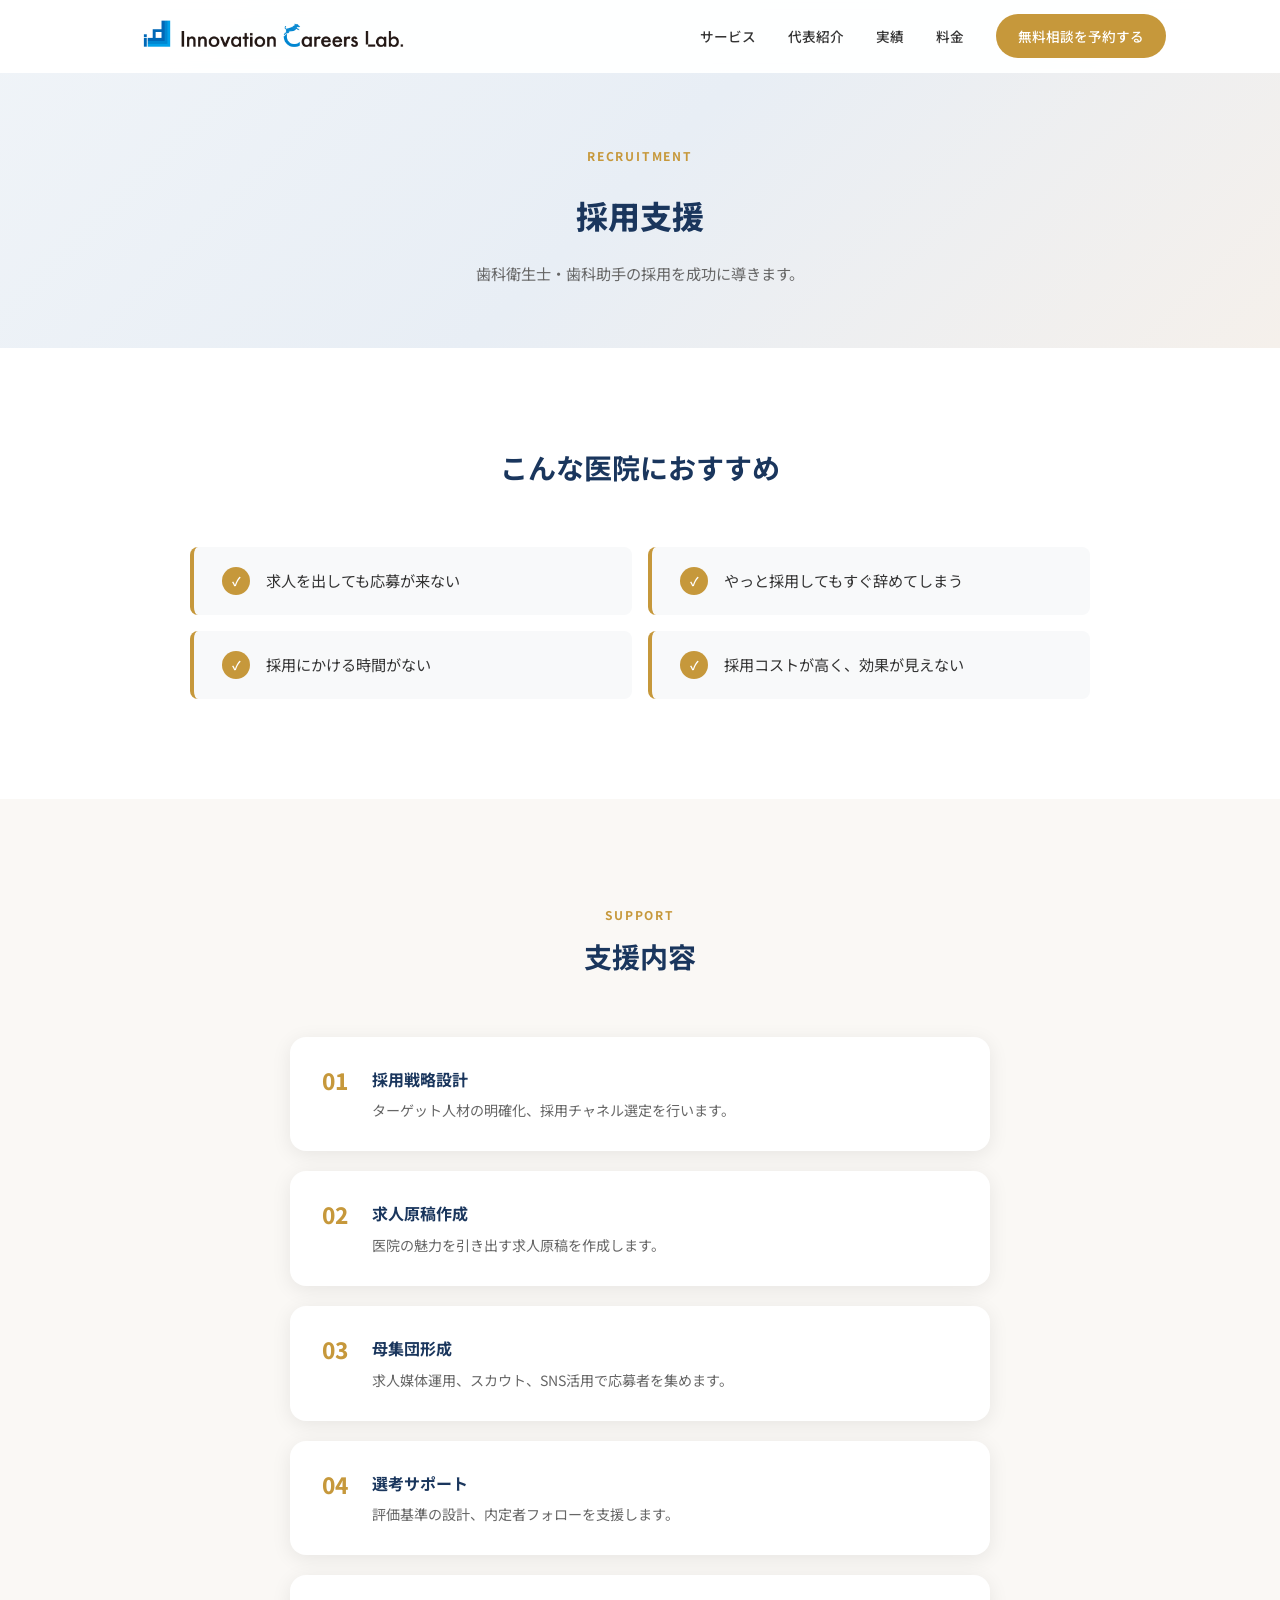
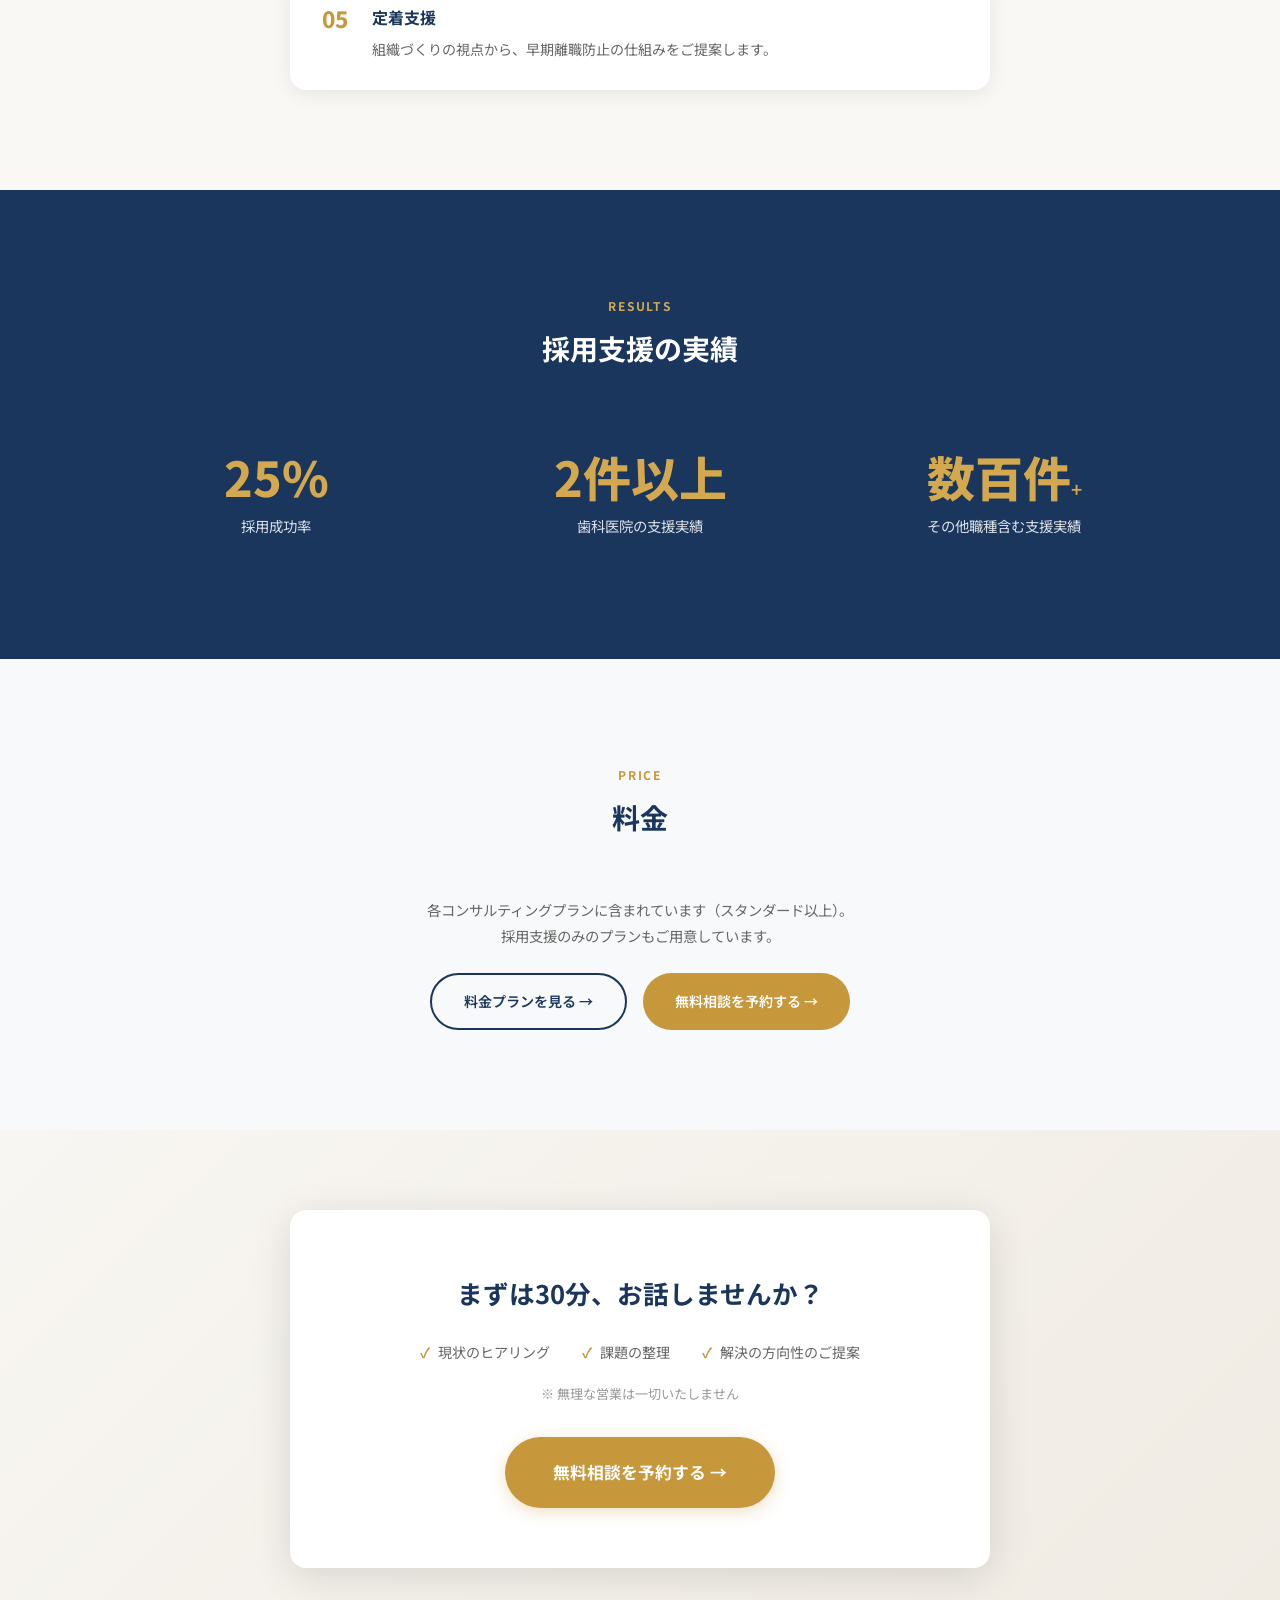
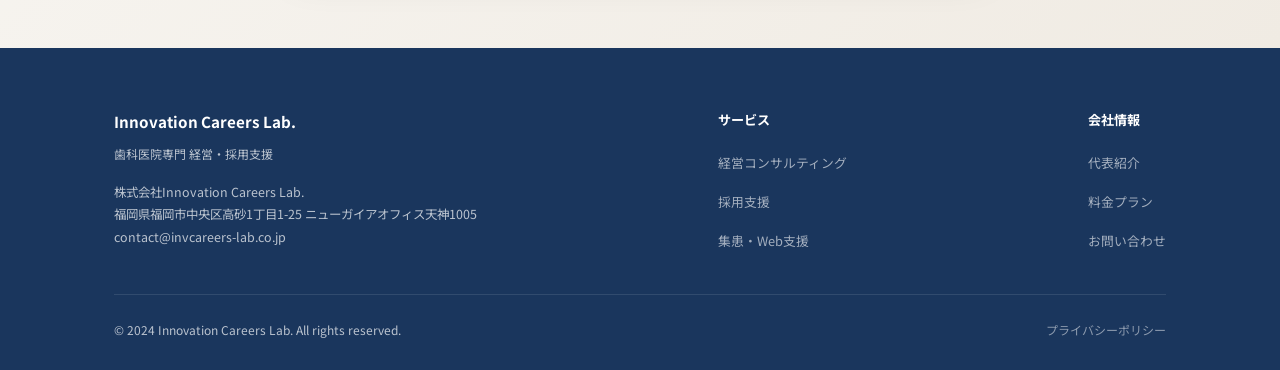
<file: website/service-recruitment.html>
<!DOCTYPE html>
<html lang="ja">
<head>
  <meta charset="UTF-8">
  <meta name="viewport" content="width=device-width, initial-scale=1.0">
  <title>採用支援 | 歯科衛生士・歯科助手の採用 | Innovation Careers Lab.</title>
  <meta name="description" content="歯科衛生士が採用できない、すぐ辞めてしまう…そんなお悩みを解決。求人設計から母集団形成、組織づくりの視点で定着までサポートします。">
  <link rel="preconnect" href="https://fonts.googleapis.com">
  <link rel="preconnect" href="https://fonts.gstatic.com" crossorigin>
  <link href="https://fonts.googleapis.com/css2?family=Noto+Sans+JP:wght@400;500;700;800&display=swap" rel="stylesheet">
  <link rel="stylesheet" href="css/style.css">
  <link rel="stylesheet" href="css/pages.css">
</head>
<body>

  <header class="header">
    <div class="header-inner">
      <a href="index.html" class="header-logo">
        <img src="images/logo.png" alt="Innovation Careers Lab." class="header-logo-img">
      </a>
      <nav class="header-nav">
        <a href="index.html#service">サービス</a>
        <a href="about.html">代表紹介</a>
        <a href="index.html#results">実績</a>
        <a href="price.html">料金</a>
        <a href="contact.html" class="header-cta">無料相談を予約する</a>
      </nav>
      <div class="hamburger"><span></span><span></span><span></span></div>
    </div>
  </header>

  <section class="page-hero">
    <div class="container">
      <span class="section-label">Recruitment</span>
      <h1 class="page-hero-title">採用支援</h1>
      <p class="page-hero-sub">歯科衛生士・歯科助手の採用を成功に導きます。</p>
    </div>
  </section>

  <section class="section">
    <div class="container">
      <div class="section-header fade-in">
        <h2 class="section-title">こんな医院におすすめ</h2>
      </div>
      <div class="problems-list">
        <div class="problems-item fade-in">
          <span class="problems-item-icon">&#10003;</span>
          求人を出しても応募が来ない
        </div>
        <div class="problems-item fade-in">
          <span class="problems-item-icon">&#10003;</span>
          やっと採用してもすぐ辞めてしまう
        </div>
        <div class="problems-item fade-in">
          <span class="problems-item-icon">&#10003;</span>
          採用にかける時間がない
        </div>
        <div class="problems-item fade-in">
          <span class="problems-item-icon">&#10003;</span>
          採用コストが高く、効果が見えない
        </div>
      </div>
    </div>
  </section>

  <section class="section" style="background: var(--bg-warm);">
    <div class="container">
      <div class="section-header fade-in">
        <span class="section-label">Support</span>
        <h2 class="section-title">支援内容</h2>
      </div>
      <div class="step-list fade-in">
        <div class="step-item">
          <div class="step-number">01</div>
          <div class="step-content">
            <h3>採用戦略設計</h3>
            <p>ターゲット人材の明確化、採用チャネル選定を行います。</p>
          </div>
        </div>
        <div class="step-item">
          <div class="step-number">02</div>
          <div class="step-content">
            <h3>求人原稿作成</h3>
            <p>医院の魅力を引き出す求人原稿を作成します。</p>
          </div>
        </div>
        <div class="step-item">
          <div class="step-number">03</div>
          <div class="step-content">
            <h3>母集団形成</h3>
            <p>求人媒体運用、スカウト、SNS活用で応募者を集めます。</p>
          </div>
        </div>
        <div class="step-item">
          <div class="step-number">04</div>
          <div class="step-content">
            <h3>選考サポート</h3>
            <p>評価基準の設計、内定者フォローを支援します。</p>
          </div>
        </div>
        <div class="step-item">
          <div class="step-number">05</div>
          <div class="step-content">
            <h3>定着支援</h3>
            <p>組織づくりの視点から、早期離職防止の仕組みをご提案します。</p>
          </div>
        </div>
      </div>
    </div>
  </section>

  <!-- 実績 -->
  <section class="results section">
    <div class="container">
      <div class="section-header fade-in">
        <span class="section-label">Results</span>
        <h2 class="section-title">採用支援の実績</h2>
      </div>
      <div class="results-grid fade-in">
        <div class="result-item">
          <div class="result-number" data-count="100" data-suffix="%">0</div>
          <div class="result-label">採用成功率</div>
        </div>
        <div class="result-item">
          <div class="result-number" data-count="10" data-suffix="件以上">0</div>
          <div class="result-label">歯科医院の支援実績</div>
        </div>
        <div class="result-item">
          <div class="result-number">数百件<small>+</small></div>
          <div class="result-label">その他職種含む支援実績</div>
        </div>
      </div>
    </div>
  </section>

  <!-- 料金 -->
  <section class="section" style="background: var(--bg-light);">
    <div class="container">
      <div class="section-header fade-in">
        <span class="section-label">Price</span>
        <h2 class="section-title">料金</h2>
      </div>
      <div class="price-simple fade-in">
        <p class="price-desc">各コンサルティングプランに含まれています（スタンダード以上）。<br>採用支援のみのプランもご用意しています。</p>
        <div class="price-links">
          <a href="price.html" class="btn-outline">料金プランを見る &rarr;</a>
          <a href="contact.html" class="btn-primary">無料相談を予約する &rarr;</a>
        </div>
      </div>
    </div>
  </section>

  <section class="cta">
    <div class="container">
      <div class="cta-box fade-in">
        <h2 class="cta-title">まずは30分、お話しませんか？</h2>
        <div class="cta-features">
          <span class="cta-feature">現状のヒアリング</span>
          <span class="cta-feature">課題の整理</span>
          <span class="cta-feature">解決の方向性のご提案</span>
        </div>
        <p class="cta-note">※ 無理な営業は一切いたしません</p>
        <a href="contact.html" class="cta-button">無料相談を予約する &rarr;</a>
      </div>
    </div>
  </section>

  <footer class="footer">
    <div class="container">
      <div class="footer-inner">
        <div class="footer-brand">
          <div class="footer-brand-name">Innovation Careers Lab.</div>
          <div class="footer-brand-sub">歯科医院専門 経営・採用支援</div>
          <div class="footer-brand-info">株式会社Innovation Careers Lab.<br>福岡県福岡市中央区高砂1丁目1-25 ニューガイアオフィス天神1005<br>contact@invcareers-lab.co.jp</div>
        </div>
        <div class="footer-nav">
          <div class="footer-nav-title">サービス</div>
          <ul>
            <li><a href="service-consulting.html">経営コンサルティング</a></li>
            <li><a href="service-recruitment.html">採用支援</a></li>
            <li><a href="service-web.html">集患・Web支援</a></li>
          </ul>
        </div>
        <div class="footer-nav">
          <div class="footer-nav-title">会社情報</div>
          <ul>
            <li><a href="about.html">代表紹介</a></li>
            <li><a href="price.html">料金プラン</a></li>
            <li><a href="contact.html">お問い合わせ</a></li>
          </ul>
        </div>
      </div>
      <div class="footer-bottom">
        <span>&copy; 2024 Innovation Careers Lab. All rights reserved.</span>
        <a href="https://invcareers-lab.co.jp/privacy-policy/" target="_blank" rel="noopener">プライバシーポリシー</a>
      </div>
    </div>
  </footer>

  <script src="https://code.jquery.com/jquery-3.7.1.min.js"></script>
  <script src="js/main.js"></script>
</body>
</html>
</file>
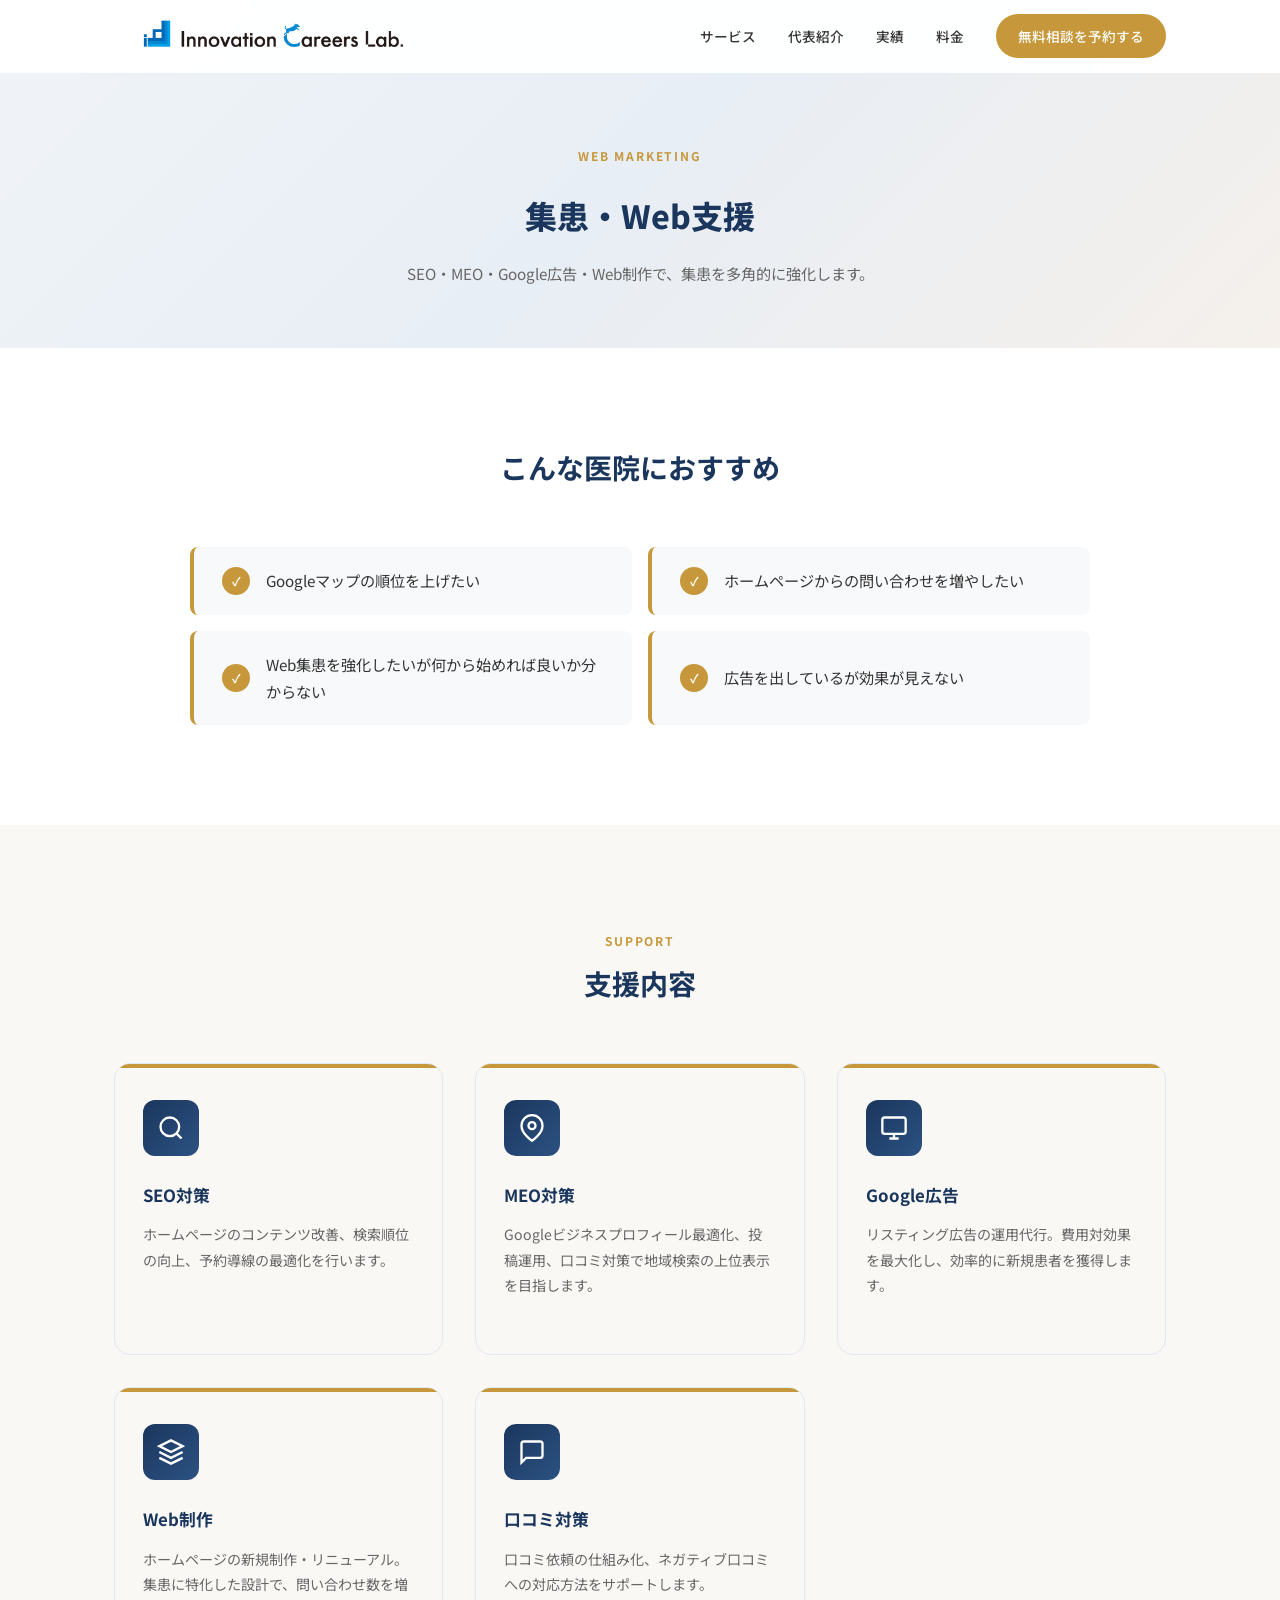
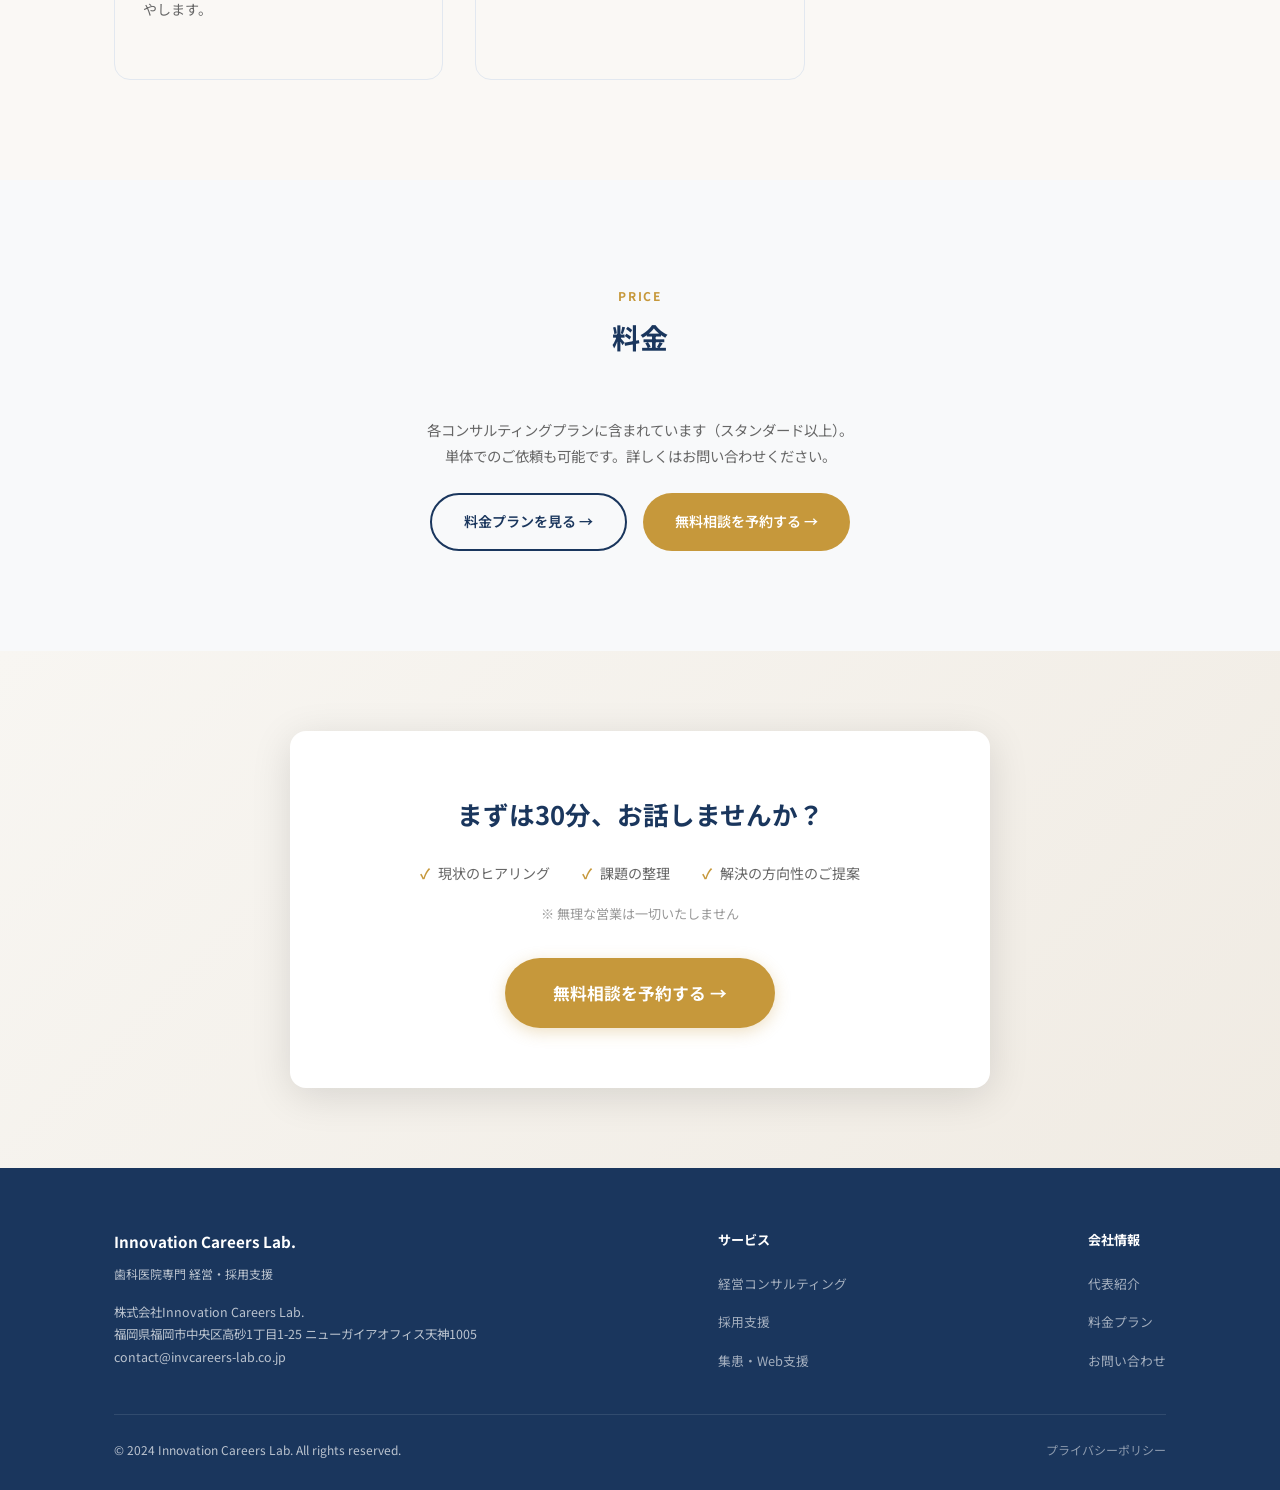
<file: website/service-web.html>
<!DOCTYPE html>
<html lang="ja">
<head>
  <meta charset="UTF-8">
  <meta name="viewport" content="width=device-width, initial-scale=1.0">
  <title>集患・Web支援 | SEO・MEO・Google広告・Web制作 | Innovation Careers Lab.</title>
  <meta name="description" content="SEO、MEO、Google広告、Web制作まで。多角的なアプローチで歯科医院の集患を強化し、新規患者数を増やします。">
  <link rel="preconnect" href="https://fonts.googleapis.com">
  <link rel="preconnect" href="https://fonts.gstatic.com" crossorigin>
  <link href="https://fonts.googleapis.com/css2?family=Noto+Sans+JP:wght@400;500;700;800&display=swap" rel="stylesheet">
  <link rel="stylesheet" href="css/style.css">
  <link rel="stylesheet" href="css/pages.css">
</head>
<body>

  <header class="header">
    <div class="header-inner">
      <a href="index.html" class="header-logo">
        <img src="images/logo.png" alt="Innovation Careers Lab." class="header-logo-img">
      </a>
      <nav class="header-nav">
        <a href="index.html#service">サービス</a>
        <a href="about.html">代表紹介</a>
        <a href="index.html#results">実績</a>
        <a href="price.html">料金</a>
        <a href="contact.html" class="header-cta">無料相談を予約する</a>
      </nav>
      <div class="hamburger"><span></span><span></span><span></span></div>
    </div>
  </header>

  <section class="page-hero">
    <div class="container">
      <span class="section-label">Web Marketing</span>
      <h1 class="page-hero-title">集患・Web支援</h1>
      <p class="page-hero-sub">SEO・MEO・Google広告・Web制作で、集患を多角的に強化します。</p>
    </div>
  </section>

  <section class="section">
    <div class="container">
      <div class="section-header fade-in">
        <h2 class="section-title">こんな医院におすすめ</h2>
      </div>
      <div class="problems-list">
        <div class="problems-item fade-in">
          <span class="problems-item-icon">&#10003;</span>
          Googleマップの順位を上げたい
        </div>
        <div class="problems-item fade-in">
          <span class="problems-item-icon">&#10003;</span>
          ホームページからの問い合わせを増やしたい
        </div>
        <div class="problems-item fade-in">
          <span class="problems-item-icon">&#10003;</span>
          Web集患を強化したいが何から始めれば良いか分からない
        </div>
        <div class="problems-item fade-in">
          <span class="problems-item-icon">&#10003;</span>
          広告を出しているが効果が見えない
        </div>
      </div>
    </div>
  </section>

  <section class="section" style="background: var(--bg-warm);">
    <div class="container">
      <div class="section-header fade-in">
        <span class="section-label">Support</span>
        <h2 class="section-title">支援内容</h2>
      </div>
      <div class="services-grid fade-in">
        <div class="service-card">
          <div class="service-icon">
            <svg width="28" height="28" viewBox="0 0 24 24" fill="none" stroke="#fff" stroke-width="2"><circle cx="11" cy="11" r="8"/><path d="M21 21l-4.35-4.35"/></svg>
          </div>
          <h3 class="service-name">SEO対策</h3>
          <p class="service-desc">ホームページのコンテンツ改善、検索順位の向上、予約導線の最適化を行います。</p>
        </div>
        <div class="service-card">
          <div class="service-icon">
            <svg width="28" height="28" viewBox="0 0 24 24" fill="none" stroke="#fff" stroke-width="2"><path d="M21 10c0 7-9 13-9 13s-9-6-9-13a9 9 0 0118 0z"/><circle cx="12" cy="10" r="3"/></svg>
          </div>
          <h3 class="service-name">MEO対策</h3>
          <p class="service-desc">Googleビジネスプロフィール最適化、投稿運用、口コミ対策で地域検索の上位表示を目指します。</p>
        </div>
        <div class="service-card">
          <div class="service-icon">
            <svg width="28" height="28" viewBox="0 0 24 24" fill="none" stroke="#fff" stroke-width="2"><rect x="2" y="3" width="20" height="14" rx="2"/><path d="M8 21h8M12 17v4"/></svg>
          </div>
          <h3 class="service-name">Google広告</h3>
          <p class="service-desc">リスティング広告の運用代行。費用対効果を最大化し、効率的に新規患者を獲得します。</p>
        </div>
        <div class="service-card">
          <div class="service-icon">
            <svg width="28" height="28" viewBox="0 0 24 24" fill="none" stroke="#fff" stroke-width="2"><path d="M12 2L2 7l10 5 10-5-10-5z"/><path d="M2 17l10 5 10-5"/><path d="M2 12l10 5 10-5"/></svg>
          </div>
          <h3 class="service-name">Web制作</h3>
          <p class="service-desc">ホームページの新規制作・リニューアル。集患に特化した設計で、問い合わせ数を増やします。</p>
        </div>
        <div class="service-card">
          <div class="service-icon">
            <svg width="28" height="28" viewBox="0 0 24 24" fill="none" stroke="#fff" stroke-width="2"><path d="M21 15a2 2 0 01-2 2H7l-4 4V5a2 2 0 012-2h14a2 2 0 012 2z"/></svg>
          </div>
          <h3 class="service-name">口コミ対策</h3>
          <p class="service-desc">口コミ依頼の仕組み化、ネガティブ口コミへの対応方法をサポートします。</p>
        </div>
      </div>
    </div>
  </section>

  <section class="section" style="background: var(--bg-light);">
    <div class="container">
      <div class="section-header fade-in">
        <span class="section-label">Price</span>
        <h2 class="section-title">料金</h2>
      </div>
      <div class="price-simple fade-in">
        <p class="price-desc">各コンサルティングプランに含まれています（スタンダード以上）。<br>単体でのご依頼も可能です。詳しくはお問い合わせください。</p>
        <div class="price-links">
          <a href="price.html" class="btn-outline">料金プランを見る &rarr;</a>
          <a href="contact.html" class="btn-primary">無料相談を予約する &rarr;</a>
        </div>
      </div>
    </div>
  </section>

  <section class="cta">
    <div class="container">
      <div class="cta-box fade-in">
        <h2 class="cta-title">まずは30分、お話しませんか？</h2>
        <div class="cta-features">
          <span class="cta-feature">現状のヒアリング</span>
          <span class="cta-feature">課題の整理</span>
          <span class="cta-feature">解決の方向性のご提案</span>
        </div>
        <p class="cta-note">※ 無理な営業は一切いたしません</p>
        <a href="contact.html" class="cta-button">無料相談を予約する &rarr;</a>
      </div>
    </div>
  </section>

  <footer class="footer">
    <div class="container">
      <div class="footer-inner">
        <div class="footer-brand">
          <div class="footer-brand-name">Innovation Careers Lab.</div>
          <div class="footer-brand-sub">歯科医院専門 経営・採用支援</div>
          <div class="footer-brand-info">株式会社Innovation Careers Lab.<br>福岡県福岡市中央区高砂1丁目1-25 ニューガイアオフィス天神1005<br>contact@invcareers-lab.co.jp</div>
        </div>
        <div class="footer-nav">
          <div class="footer-nav-title">サービス</div>
          <ul>
            <li><a href="service-consulting.html">経営コンサルティング</a></li>
            <li><a href="service-recruitment.html">採用支援</a></li>
            <li><a href="service-web.html">集患・Web支援</a></li>
          </ul>
        </div>
        <div class="footer-nav">
          <div class="footer-nav-title">会社情報</div>
          <ul>
            <li><a href="about.html">代表紹介</a></li>
            <li><a href="price.html">料金プラン</a></li>
            <li><a href="contact.html">お問い合わせ</a></li>
          </ul>
        </div>
      </div>
      <div class="footer-bottom">
        <span>&copy; 2024 Innovation Careers Lab. All rights reserved.</span>
        <a href="https://invcareers-lab.co.jp/privacy-policy/" target="_blank" rel="noopener">プライバシーポリシー</a>
      </div>
    </div>
  </footer>

  <script src="https://code.jquery.com/jquery-3.7.1.min.js"></script>
  <script src="js/main.js"></script>
</body>
</html>
</file>
<file: website/css/style.css>
/* ============================================
   Innovation Careers Lab. - Dental Site
   ============================================ */

/* --- Reset & Base --- */
*,
*::before,
*::after {
  margin: 0;
  padding: 0;
  box-sizing: border-box;
}

html {
  scroll-behavior: smooth;
  font-size: 16px;
}

body {
  font-family: "Noto Sans JP", "Hiragino Kaku Gothic ProN", "Yu Gothic", sans-serif;
  color: #333;
  line-height: 1.8;
  background: #fff;
  overflow-x: hidden;
}

a {
  text-decoration: none;
  color: inherit;
  transition: opacity 0.3s;
}

a:hover {
  opacity: 0.8;
}

img {
  max-width: 100%;
  height: auto;
  display: block;
}

ul, ol {
  list-style: none;
}

/* --- Variables --- */
:root {
  --primary: #1a365d;
  --primary-light: #2c5282;
  --accent: #c6983b;
  --accent-light: #d4a84e;
  --text: #333;
  --text-light: #666;
  --text-muted: #999;
  --bg-light: #f8f9fa;
  --bg-warm: #faf8f5;
  --white: #fff;
  --border: #e2e8f0;
  --shadow: 0 4px 20px rgba(0, 0, 0, 0.08);
  --shadow-lg: 0 8px 40px rgba(0, 0, 0, 0.12);
  --radius: 8px;
  --radius-lg: 16px;
  --transition: 0.3s ease;
  --max-width: 1100px;
}

/* --- Utility --- */
.container {
  max-width: var(--max-width);
  margin: 0 auto;
  padding: 0 24px;
}

.section {
  padding: 100px 0;
}

.section-header {
  text-align: center;
  margin-bottom: 60px;
}

.section-label {
  display: inline-block;
  font-size: 0.75rem;
  font-weight: 700;
  letter-spacing: 0.15em;
  text-transform: uppercase;
  color: var(--accent);
  margin-bottom: 12px;
}

.section-title {
  font-size: 1.75rem;
  font-weight: 700;
  color: var(--primary);
  line-height: 1.4;
  margin-bottom: 16px;
}

.section-subtitle {
  font-size: 0.95rem;
  color: var(--text-light);
  max-width: 600px;
  margin: 0 auto;
}

/* --- Fade-in Animation --- */
.fade-in {
  opacity: 0;
  transform: translateY(30px);
  transition: opacity 0.8s ease, transform 0.8s ease;
}

.fade-in.is-visible {
  opacity: 1;
  transform: translateY(0);
}

/* ============================================
   Header
   ============================================ */
.header {
  position: fixed;
  top: 0;
  left: 0;
  right: 0;
  z-index: 1000;
  background: rgba(255, 255, 255, 0.95);
  backdrop-filter: blur(10px);
  border-bottom: 1px solid transparent;
  transition: border-color var(--transition), box-shadow var(--transition);
}

.header.is-scrolled {
  border-bottom-color: var(--border);
  box-shadow: 0 2px 12px rgba(0, 0, 0, 0.06);
}

.header-inner {
  display: flex;
  align-items: center;
  justify-content: space-between;
  height: 72px;
  max-width: var(--max-width);
  margin: 0 auto;
  padding: 0 24px;
}

.header-logo {
  display: flex;
  align-items: center;
}

.header-logo-img {
  height: auto;
  width: 320px;
}

.header-nav {
  display: flex;
  align-items: center;
  gap: 32px;
}

.header-nav a {
  font-size: 0.85rem;
  font-weight: 500;
  color: var(--text);
  position: relative;
}

.header-nav a::after {
  content: "";
  position: absolute;
  bottom: -4px;
  left: 0;
  width: 0;
  height: 2px;
  background: var(--accent);
  transition: width var(--transition);
}

.header-nav a:hover::after {
  width: 100%;
}

.header-nav a:hover {
  opacity: 1;
  color: var(--primary);
}

.header-cta {
  display: inline-flex;
  align-items: center;
  gap: 6px;
  background: var(--accent);
  color: var(--white) !important;
  font-size: 0.82rem;
  font-weight: 600;
  padding: 10px 22px;
  border-radius: 50px;
  transition: background var(--transition), transform var(--transition);
}

.header-cta:hover {
  opacity: 1;
  background: var(--accent-light);
  transform: translateY(-1px);
}

.header-cta::after {
  display: none !important;
}

/* Hamburger */
.hamburger {
  display: none;
  flex-direction: column;
  gap: 5px;
  cursor: pointer;
  padding: 4px;
  z-index: 1001;
}

.hamburger span {
  width: 24px;
  height: 2px;
  background: var(--primary);
  transition: var(--transition);
}

.hamburger.is-active span:nth-child(1) {
  transform: rotate(45deg) translate(5px, 5px);
}

.hamburger.is-active span:nth-child(2) {
  opacity: 0;
}

.hamburger.is-active span:nth-child(3) {
  transform: rotate(-45deg) translate(5px, -5px);
}

/* ============================================
   Hero
   ============================================ */
.hero {
  position: relative;
  min-height: 100vh;
  display: flex;
  align-items: center;
  background: linear-gradient(135deg, #f0f4f8 0%, #e8eef5 50%, #f5f0eb 100%);
  overflow: hidden;
  padding-top: 72px;
}

.hero::before {
  content: "";
  position: absolute;
  top: -50%;
  right: -20%;
  width: 80%;
  height: 200%;
  background: radial-gradient(ellipse, rgba(26, 54, 93, 0.03) 0%, transparent 70%);
  pointer-events: none;
}

.hero-inner {
  display: flex;
  align-items: center;
  gap: 60px;
  max-width: var(--max-width);
  margin: 0 auto;
  padding: 60px 24px;
}

.hero-content {
  flex: 1;
}

.hero-catch {
  font-size: 2.2rem;
  font-weight: 800;
  color: var(--primary);
  line-height: 1.5;
  margin-bottom: 24px;
  letter-spacing: 0.02em;
}

.hero-catch span {
  display: inline;
  background: linear-gradient(transparent 60%, rgba(198, 152, 59, 0.2) 60%);
  padding-bottom: 2px;
}

.hero-sub {
  font-size: 1rem;
  color: var(--text-light);
  line-height: 2;
  margin-bottom: 40px;
}

.hero-cta {
  display: inline-flex;
  align-items: center;
  gap: 10px;
  background: var(--accent);
  color: var(--white);
  font-size: 1rem;
  font-weight: 700;
  padding: 18px 40px;
  border-radius: 50px;
  box-shadow: 0 4px 16px rgba(198, 152, 59, 0.3);
  transition: all var(--transition);
}

.hero-cta:hover {
  opacity: 1;
  background: var(--accent-light);
  transform: translateY(-2px);
  box-shadow: 0 6px 24px rgba(198, 152, 59, 0.4);
}

.hero-cta-note {
  display: block;
  font-size: 0.75rem;
  color: var(--text-muted);
  margin-top: 12px;
}

.hero-image {
  flex: 0 0 380px;
}

.hero-image-wrapper {
  position: relative;
  border-radius: var(--radius-lg);
  overflow: hidden;
  box-shadow: var(--shadow-lg);
}

.hero-image-wrapper img {
  width: 100%;
  height: 480px;
  object-fit: cover;
}

/* Hero Visual Cards */
.hero-visual {
  display: flex;
  flex-direction: column;
  gap: 16px;
}

.hero-visual-card {
  display: flex;
  align-items: center;
  gap: 20px;
  background: var(--white);
  padding: 24px 28px;
  border-radius: var(--radius-lg);
  box-shadow: var(--shadow);
  transition: transform var(--transition), box-shadow var(--transition);
}

.hero-visual-card:hover {
  transform: translateY(-3px);
  box-shadow: var(--shadow-lg);
}

.hero-visual-icon {
  flex-shrink: 0;
  width: 64px;
  height: 64px;
  background: rgba(26, 54, 93, 0.05);
  border-radius: 12px;
  display: flex;
  align-items: center;
  justify-content: center;
}

.hero-visual-stat {
  display: flex;
  flex-direction: column;
}

.hero-visual-number {
  font-size: 2rem;
  font-weight: 800;
  color: var(--primary);
  line-height: 1.2;
}

.hero-visual-number small {
  font-size: 1rem;
  font-weight: 600;
}

.hero-visual-label {
  font-size: 0.82rem;
  color: var(--text-muted);
  margin-top: 2px;
}

/* ============================================
   Problems
   ============================================ */
.problems {
  background: var(--white);
}

.problems-list {
  display: grid;
  grid-template-columns: repeat(2, 1fr);
  gap: 16px;
  max-width: 900px;
  margin: 0 auto;
}

@media (max-width: 600px) {
  .problems-list {
    grid-template-columns: 1fr;
  }
}

.problems-item {
  display: flex;
  align-items: center;
  gap: 16px;
  background: var(--bg-light);
  padding: 20px 28px;
  border-radius: var(--radius);
  border-left: 4px solid var(--accent);
  font-size: 0.95rem;
  transition: transform var(--transition), box-shadow var(--transition);
}

.problems-item:hover {
  transform: translateX(4px);
  box-shadow: var(--shadow);
}

.problems-item-icon {
  flex-shrink: 0;
  width: 28px;
  height: 28px;
  background: var(--accent);
  color: var(--white);
  border-radius: 50%;
  display: flex;
  align-items: center;
  justify-content: center;
  font-size: 0.75rem;
  font-weight: 700;
}

/* ============================================
   Reasons
   ============================================ */
.reasons {
  background: var(--bg-warm);
}

.reasons-grid {
  display: grid;
  grid-template-columns: repeat(3, 1fr);
  gap: 32px;
}

.reason-card {
  background: var(--white);
  border-radius: var(--radius-lg);
  padding: 40px 32px;
  box-shadow: var(--shadow);
  text-align: center;
  transition: transform var(--transition), box-shadow var(--transition);
}

.reason-card:hover {
  transform: translateY(-4px);
  box-shadow: var(--shadow-lg);
}

.reason-number {
  display: inline-flex;
  align-items: center;
  justify-content: center;
  width: 48px;
  height: 48px;
  background: var(--primary);
  color: var(--white);
  border-radius: 50%;
  font-size: 1.1rem;
  font-weight: 800;
  margin-bottom: 24px;
}

.reason-title {
  font-size: 1.1rem;
  font-weight: 700;
  color: var(--primary);
  margin-bottom: 16px;
  line-height: 1.5;
}

.reason-text {
  font-size: 0.88rem;
  color: var(--text-light);
  line-height: 1.9;
}

/* ============================================
   Services
   ============================================ */
.services {
  background: var(--white);
}

.services-grid {
  display: grid;
  grid-template-columns: repeat(3, 1fr);
  gap: 32px;
}

.service-card {
  border: 1px solid var(--border);
  border-radius: var(--radius-lg);
  padding: 36px 28px;
  transition: transform var(--transition), box-shadow var(--transition);
  position: relative;
  overflow: hidden;
}

.service-card::before {
  content: "";
  position: absolute;
  top: 0;
  left: 0;
  right: 0;
  height: 4px;
  background: var(--accent);
}

.service-card:hover {
  transform: translateY(-4px);
  box-shadow: var(--shadow-lg);
}

.service-icon {
  width: 56px;
  height: 56px;
  background: linear-gradient(135deg, var(--primary), var(--primary-light));
  border-radius: 12px;
  display: flex;
  align-items: center;
  justify-content: center;
  margin-bottom: 24px;
  font-size: 1.4rem;
}

.service-name {
  font-size: 1.05rem;
  font-weight: 700;
  color: var(--primary);
  margin-bottom: 12px;
}

.service-desc {
  font-size: 0.88rem;
  color: var(--text-light);
  line-height: 1.8;
  margin-bottom: 20px;
}

.service-link {
  font-size: 0.85rem;
  font-weight: 600;
  color: var(--accent);
  display: inline-flex;
  align-items: center;
  gap: 6px;
}

.service-link::after {
  content: "\2192";
  transition: transform var(--transition);
}

.service-link:hover::after {
  transform: translateX(4px);
}

/* ============================================
   Results
   ============================================ */
.results {
  background: var(--primary);
  color: var(--white);
}

.results .section-label {
  color: var(--accent-light);
}

.results .section-title {
  color: var(--white);
}

.results-grid {
  display: grid;
  grid-template-columns: repeat(3, 1fr);
  gap: 40px;
  text-align: center;
}

.result-item {
  padding: 20px;
}

.result-number {
  font-size: 3rem;
  font-weight: 800;
  color: var(--accent-light);
  line-height: 1.2;
  margin-bottom: 8px;
}

.result-number small {
  font-size: 1.2rem;
  font-weight: 600;
}

.result-label {
  font-size: 0.9rem;
  opacity: 0.85;
}

.result-note {
  font-size: 0.75rem;
  opacity: 0.6;
  margin-top: 4px;
}

/* ============================================
   Message
   ============================================ */
.message {
  background: var(--bg-warm);
}

.message-inner {
  max-width: 760px;
  margin: 0 auto;
}

.message-content {
  background: var(--white);
  border-radius: var(--radius-lg);
  padding: 48px 44px;
  box-shadow: var(--shadow);
}

.message-quote {
  font-size: 1.3rem;
  font-weight: 700;
  color: var(--primary);
  margin-bottom: 24px;
  line-height: 1.6;
  position: relative;
  padding-left: 20px;
  border-left: 3px solid var(--accent);
}

.message-text {
  font-size: 0.92rem;
  color: var(--text-light);
  line-height: 2;
  margin-bottom: 24px;
}

.message-profile {
  display: flex;
  align-items: center;
  gap: 16px;
  padding-top: 20px;
  border-top: 1px solid var(--border);
}

.message-profile-name {
  font-weight: 700;
  font-size: 0.95rem;
  color: var(--primary);
}

.message-profile-title {
  font-size: 0.78rem;
  color: var(--text-muted);
}

.message-link {
  display: inline-flex;
  align-items: center;
  gap: 6px;
  font-size: 0.88rem;
  font-weight: 600;
  color: var(--accent);
}

/* ============================================
   CTA
   ============================================ */
.cta {
  background: linear-gradient(135deg, #f8f6f2 0%, #f0ebe3 100%);
  padding: 80px 0;
  text-align: center;
}

.cta-box {
  background: var(--white);
  border-radius: var(--radius-lg);
  padding: 60px 40px;
  box-shadow: var(--shadow-lg);
  max-width: 700px;
  margin: 0 auto;
}

.cta-title {
  font-size: 1.6rem;
  font-weight: 700;
  color: var(--primary);
  margin-bottom: 24px;
}

.cta-features {
  display: flex;
  justify-content: center;
  gap: 32px;
  margin-bottom: 16px;
  flex-wrap: wrap;
}

.cta-feature {
  font-size: 0.88rem;
  color: var(--text-light);
  display: flex;
  align-items: center;
  gap: 8px;
}

.cta-feature::before {
  content: "\2713";
  color: var(--accent);
  font-weight: 700;
}

.cta-note {
  font-size: 0.82rem;
  color: var(--text-muted);
  margin-bottom: 32px;
}

.cta-button {
  display: inline-flex;
  align-items: center;
  gap: 10px;
  background: var(--accent);
  color: var(--white);
  font-size: 1.05rem;
  font-weight: 700;
  padding: 20px 48px;
  border-radius: 50px;
  border: none;
  cursor: pointer;
  box-shadow: 0 4px 16px rgba(198, 152, 59, 0.3);
  transition: all var(--transition);
}

.cta-button:hover {
  opacity: 1;
  background: var(--accent-light);
  transform: translateY(-2px);
  box-shadow: 0 6px 24px rgba(198, 152, 59, 0.4);
}

/* ============================================
   Footer
   ============================================ */
.footer {
  background: var(--primary);
  color: rgba(255, 255, 255, 0.7);
  padding: 60px 0 30px;
}

.footer-inner {
  display: flex;
  justify-content: space-between;
  gap: 40px;
  margin-bottom: 40px;
}

.footer-brand-name {
  font-size: 0.95rem;
  font-weight: 700;
  color: var(--white);
  margin-bottom: 8px;
}

.footer-brand-sub {
  font-size: 0.75rem;
  margin-bottom: 16px;
}

.footer-brand-info {
  font-size: 0.78rem;
  line-height: 1.8;
}

.footer-nav-title {
  font-size: 0.82rem;
  font-weight: 700;
  color: var(--white);
  margin-bottom: 16px;
}

.footer-nav ul {
  display: flex;
  flex-direction: column;
  gap: 10px;
}

.footer-nav a {
  font-size: 0.8rem;
  color: rgba(255, 255, 255, 0.6);
  transition: color var(--transition);
}

.footer-nav a:hover {
  opacity: 1;
  color: var(--white);
}

.footer-bottom {
  border-top: 1px solid rgba(255, 255, 255, 0.1);
  padding-top: 24px;
  display: flex;
  justify-content: space-between;
  align-items: center;
  font-size: 0.75rem;
}

.footer-bottom a {
  color: rgba(255, 255, 255, 0.5);
}

/* ============================================
   Responsive
   ============================================ */
@media (max-width: 900px) {
  .hero-inner {
    flex-direction: column;
    text-align: center;
    padding: 40px 24px;
  }

  .hero-image {
    flex: 0 0 auto;
    width: 100%;
    max-width: 360px;
  }

  .hero-image-wrapper img {
    height: 360px;
  }

  .hero-catch {
    font-size: 1.7rem;
  }

  .reasons-grid,
  .services-grid,
  .results-grid {
    grid-template-columns: 1fr;
    gap: 24px;
  }

  .message-content {
    padding: 36px 28px;
  }

  .footer-inner {
    flex-direction: column;
  }

  .section {
    padding: 70px 0;
  }

  .section-title {
    font-size: 1.4rem;
  }
}

@media (max-width: 768px) {
  .header-nav {
    position: fixed;
    top: 0;
    right: -100%;
    width: 280px;
    height: 100vh;
    background: var(--white);
    flex-direction: column;
    align-items: flex-start;
    padding: 100px 32px 32px;
    gap: 24px;
    box-shadow: -4px 0 20px rgba(0, 0, 0, 0.1);
    transition: right var(--transition);
  }

  .header-nav.is-open {
    right: 0;
  }

  .hamburger {
    display: flex;
  }

  .header-cta {
    width: 100%;
    justify-content: center;
  }

  .cta-features {
    flex-direction: column;
    align-items: center;
    gap: 12px;
  }

  .results-grid {
    grid-template-columns: repeat(3, 1fr);
    gap: 16px;
  }

  .result-number {
    font-size: 2rem;
  }

  .footer-bottom {
    flex-direction: column;
    gap: 8px;
    text-align: center;
  }
}

@media (max-width: 480px) {
  html {
    font-size: 15px;
  }

  .hero-catch {
    font-size: 1.5rem;
  }

  .cta-box {
    padding: 40px 24px;
  }

  .results-grid {
    grid-template-columns: 1fr;
  }
}
</file>
<file: website/css/pages.css>
/* ============================================
   Sub Pages - Shared Styles
   ============================================ */

/* --- Page Hero --- */
.page-hero {
  padding: 140px 0 60px;
  background: linear-gradient(135deg, #f0f4f8 0%, #e8eef5 50%, #f5f0eb 100%);
  text-align: center;
}

.page-hero-title {
  font-size: 2rem;
  font-weight: 800;
  color: var(--primary);
  margin-top: 8px;
  margin-bottom: 16px;
}

.page-hero-sub {
  font-size: 0.95rem;
  color: var(--text-light);
  line-height: 1.8;
}

/* --- About Page --- */
.about-profile {
  max-width: 760px;
  margin: 0 auto;
  display: flex;
  gap: 48px;
  align-items: flex-start;
}

.about-profile-photo {
  flex: 0 0 240px;
}

.about-profile-photo img {
  width: 100%;
  border-radius: var(--radius-lg);
  box-shadow: var(--shadow);
}

@media (max-width: 700px) {
  .about-profile {
    flex-direction: column;
    align-items: center;
  }

  .about-profile-photo {
    flex: 0 0 auto;
    width: 200px;
  }
}

.about-name {
  font-size: 1.8rem;
  font-weight: 800;
  color: var(--primary);
  margin-bottom: 8px;
}

.about-name span {
  display: block;
  font-size: 0.85rem;
  font-weight: 400;
  color: var(--text-muted);
  margin-top: 4px;
}

.about-title-text {
  font-size: 0.9rem;
  color: var(--text-light);
  margin-bottom: 4px;
}

.about-career {
  margin-top: 40px;
}

.about-section-title {
  font-size: 1rem;
  font-weight: 700;
  color: var(--primary);
  padding-bottom: 10px;
  border-bottom: 2px solid var(--accent);
  margin-bottom: 20px;
  display: inline-block;
}

.about-timeline {
  display: flex;
  flex-direction: column;
  gap: 16px;
}

.about-timeline-item {
  display: flex;
  gap: 20px;
  align-items: baseline;
}

.about-timeline-item dt {
  flex: 0 0 120px;
  font-size: 0.85rem;
  font-weight: 600;
  color: var(--primary);
}

.about-timeline-item dd {
  font-size: 0.9rem;
  color: var(--text);
}

.about-list {
  display: flex;
  flex-direction: column;
  gap: 10px;
}

.about-list li {
  font-size: 0.9rem;
  padding-left: 20px;
  position: relative;
}

.about-list li::before {
  content: "\2022";
  color: var(--accent);
  font-weight: 700;
  position: absolute;
  left: 0;
}

/* About Message */
.about-message {
  max-width: 760px;
  margin: 0 auto;
  background: var(--white);
  border-radius: var(--radius-lg);
  padding: 48px 44px;
  box-shadow: var(--shadow);
}

.about-message p {
  font-size: 0.92rem;
  color: var(--text);
  line-height: 2;
  margin-bottom: 20px;
}

.about-message h3 {
  font-size: 1.05rem;
  font-weight: 700;
  color: var(--primary);
  margin-top: 36px;
  margin-bottom: 20px;
  padding-left: 14px;
  border-left: 3px solid var(--accent);
}

.about-values {
  display: flex;
  flex-direction: column;
  gap: 16px;
}

.about-values li {
  padding: 16px 20px;
  background: var(--bg-light);
  border-radius: var(--radius);
}

.about-values li strong {
  display: block;
  font-size: 0.92rem;
  color: var(--primary);
  margin-bottom: 4px;
}

.about-values li span {
  font-size: 0.85rem;
  color: var(--text-light);
}

/* --- Step List --- */
.step-list {
  max-width: 700px;
  margin: 0 auto;
  display: flex;
  flex-direction: column;
  gap: 20px;
}

.step-item {
  display: flex;
  gap: 24px;
  align-items: flex-start;
  background: var(--white);
  padding: 28px 32px;
  border-radius: var(--radius-lg);
  box-shadow: var(--shadow);
}

.step-number {
  flex-shrink: 0;
  font-size: 1.4rem;
  font-weight: 800;
  color: var(--accent);
  line-height: 1;
  padding-top: 4px;
}

.step-content h3 {
  font-size: 1rem;
  font-weight: 700;
  color: var(--primary);
  margin-bottom: 6px;
}

.step-content p {
  font-size: 0.88rem;
  color: var(--text-light);
  line-height: 1.7;
}

/* --- Flow List --- */
.flow-list {
  display: flex;
  gap: 16px;
  max-width: 900px;
  margin: 0 auto;
  flex-wrap: wrap;
  justify-content: center;
}

.flow-item {
  flex: 1 1 150px;
  text-align: center;
  padding: 24px 16px;
  background: var(--bg-light);
  border-radius: var(--radius);
  position: relative;
}

.flow-badge {
  font-size: 0.7rem;
  font-weight: 700;
  color: var(--white);
  background: var(--accent);
  display: inline-block;
  padding: 4px 12px;
  border-radius: 50px;
  margin-bottom: 12px;
}

.flow-item h3 {
  font-size: 0.85rem;
  font-weight: 600;
  color: var(--primary);
}

/* --- Pricing --- */
.pricing-grid {
  display: grid;
  grid-template-columns: repeat(3, 1fr);
  gap: 28px;
  align-items: stretch;
}

.pricing-card {
  background: var(--white);
  border: 1px solid var(--border);
  border-radius: var(--radius-lg);
  padding: 36px 28px;
  text-align: center;
  position: relative;
  transition: transform var(--transition), box-shadow var(--transition);
  display: flex;
  flex-direction: column;
}

.pricing-card .pricing-features {
  flex: 1;
}

.pricing-card .btn-primary {
  margin-top: auto;
}

.pricing-card:hover {
  transform: translateY(-4px);
  box-shadow: var(--shadow-lg);
}

.pricing-card.is-popular {
  border: 2px solid var(--accent);
  box-shadow: var(--shadow-lg);
}

.pricing-badge {
  position: absolute;
  top: -14px;
  left: 50%;
  transform: translateX(-50%);
  background: var(--accent);
  color: var(--white);
  font-size: 0.75rem;
  font-weight: 700;
  padding: 6px 20px;
  border-radius: 50px;
}

.pricing-header {
  margin-bottom: 28px;
}

.pricing-name {
  font-size: 1.1rem;
  font-weight: 700;
  color: var(--primary);
  margin-bottom: 12px;
}

.pricing-price {
  font-size: 0.9rem;
  color: var(--text);
}

.pricing-price strong {
  font-size: 2rem;
  font-weight: 800;
  color: var(--primary);
}

.pricing-price small {
  font-size: 0.78rem;
  color: var(--text-muted);
}

.pricing-features {
  text-align: left;
  margin-bottom: 24px;
  display: flex;
  flex-direction: column;
  gap: 12px;
}

.pricing-features li {
  font-size: 0.88rem;
  color: var(--text);
  padding-left: 24px;
  position: relative;
}

.pricing-features li::before {
  content: "\2713";
  color: var(--accent);
  font-weight: 700;
  position: absolute;
  left: 0;
}

.pricing-features li.pricing-includes {
  color: var(--primary);
  font-weight: 600;
  background: rgba(26, 54, 93, 0.05);
  margin: -2px -8px 8px;
  padding: 8px 8px 8px 32px;
  border-radius: var(--radius);
}

.pricing-note {
  font-size: 0.78rem;
  color: var(--text-muted);
  margin-bottom: 12px;
}

.pricing-recommend {
  font-size: 0.82rem;
  color: var(--text-light);
  background: var(--bg-light);
  padding: 10px 16px;
  border-radius: var(--radius);
  margin-bottom: 24px;
}

/* --- Price Simple --- */
.price-simple {
  text-align: center;
  max-width: 600px;
  margin: 0 auto;
}

.price-amount {
  font-size: 1.1rem;
  color: var(--text);
  margin-bottom: 8px;
}

.price-amount strong {
  font-size: 1.4rem;
  color: var(--primary);
}

.price-desc {
  font-size: 0.9rem;
  color: var(--text-light);
  line-height: 1.8;
  margin-bottom: 8px;
}

.price-note {
  font-size: 0.82rem;
  color: var(--text-muted);
  margin-bottom: 28px;
}

.price-links {
  display: flex;
  gap: 16px;
  justify-content: center;
  flex-wrap: wrap;
  margin-top: 24px;
}

/* --- Buttons --- */
.btn-primary {
  display: inline-flex;
  align-items: center;
  justify-content: center;
  gap: 8px;
  background: var(--accent);
  color: var(--white);
  font-size: 0.88rem;
  font-weight: 600;
  padding: 14px 32px;
  border-radius: 50px;
  transition: all var(--transition);
}

.btn-primary:hover {
  opacity: 1;
  background: var(--accent-light);
  transform: translateY(-1px);
}

.btn-outline {
  display: inline-flex;
  align-items: center;
  gap: 8px;
  background: transparent;
  color: var(--primary);
  font-size: 0.88rem;
  font-weight: 600;
  padding: 14px 32px;
  border-radius: 50px;
  border: 2px solid var(--primary);
  transition: all var(--transition);
}

.btn-outline:hover {
  opacity: 1;
  background: var(--primary);
  color: var(--white);
}

/* --- FAQ --- */
.faq-list {
  max-width: 760px;
  margin: 0 auto;
  display: flex;
  flex-direction: column;
  gap: 20px;
}

.faq-item {
  background: var(--bg-light);
  border-radius: var(--radius);
  padding: 24px 28px;
}

.faq-q {
  font-size: 0.95rem;
  font-weight: 700;
  color: var(--primary);
  margin-bottom: 10px;
}

.faq-a {
  font-size: 0.9rem;
  color: var(--text-light);
  line-height: 1.8;
  padding-left: 24px;
  position: relative;
}

.faq-a::before {
  content: "A.";
  position: absolute;
  left: 0;
  font-weight: 700;
  color: var(--accent);
}

/* --- Contact Page --- */
.contact-wrapper {
  display: grid;
  grid-template-columns: 320px 1fr;
  gap: 48px;
  max-width: 900px;
  margin: 0 auto;
}

.contact-info-card {
  background: var(--bg-light);
  border-radius: var(--radius-lg);
  padding: 28px 24px;
  margin-bottom: 20px;
}

.contact-info-card h3 {
  font-size: 0.95rem;
  font-weight: 700;
  color: var(--primary);
  margin-bottom: 16px;
}

.contact-flow {
  counter-reset: flow;
  display: flex;
  flex-direction: column;
  gap: 12px;
}

.contact-flow li {
  counter-increment: flow;
  font-size: 0.88rem;
  color: var(--text);
  padding-left: 32px;
  position: relative;
}

.contact-flow li::before {
  content: counter(flow);
  position: absolute;
  left: 0;
  width: 22px;
  height: 22px;
  background: var(--accent);
  color: var(--white);
  border-radius: 50%;
  display: flex;
  align-items: center;
  justify-content: center;
  font-size: 0.72rem;
  font-weight: 700;
}

.contact-info-note {
  font-size: 0.78rem;
  color: var(--text-muted);
  margin-top: 12px;
}

.contact-email {
  font-size: 0.95rem;
  font-weight: 600;
  color: var(--primary);
  word-break: break-all;
}

.contact-info-sub {
  font-size: 0.78rem;
  color: var(--text-muted);
  margin-top: 4px;
}

/* Form */
.contact-form {
  display: flex;
  flex-direction: column;
  gap: 24px;
}

.form-group label {
  display: block;
  font-size: 0.88rem;
  font-weight: 600;
  color: var(--text);
  margin-bottom: 8px;
}

.required {
  font-size: 0.7rem;
  color: var(--white);
  background: #e53e3e;
  padding: 2px 8px;
  border-radius: 4px;
  margin-left: 8px;
  font-weight: 600;
}

.form-group input[type="text"],
.form-group input[type="email"],
.form-group input[type="tel"],
.form-group textarea {
  width: 100%;
  padding: 14px 16px;
  border: 1px solid var(--border);
  border-radius: var(--radius);
  font-size: 0.9rem;
  font-family: inherit;
  background: var(--white);
  transition: border-color var(--transition);
}

.form-group input:focus,
.form-group textarea:focus {
  outline: none;
  border-color: var(--accent);
  box-shadow: 0 0 0 3px rgba(198, 152, 59, 0.1);
}

.checkbox-group {
  display: flex;
  flex-direction: column;
  gap: 10px;
}

.checkbox-label {
  display: flex;
  align-items: center;
  gap: 10px;
  font-size: 0.88rem;
  color: var(--text);
  cursor: pointer;
}

.checkbox-label input[type="checkbox"] {
  width: 18px;
  height: 18px;
  accent-color: var(--accent);
}

/* --- Responsive --- */
@media (max-width: 900px) {
  .pricing-grid {
    grid-template-columns: 1fr;
    max-width: 480px;
    margin: 0 auto;
  }

  .contact-wrapper {
    grid-template-columns: 1fr;
  }

  .about-message {
    padding: 36px 28px;
  }

  .flow-list {
    flex-direction: column;
  }
}

@media (max-width: 600px) {
  .page-hero {
    padding: 120px 0 40px;
  }

  .page-hero-title {
    font-size: 1.5rem;
  }

  .about-timeline-item {
    flex-direction: column;
    gap: 4px;
  }

  .about-timeline-item dt {
    flex: 0 0 auto;
  }

  .step-item {
    flex-direction: column;
    gap: 12px;
  }
}
</file>
